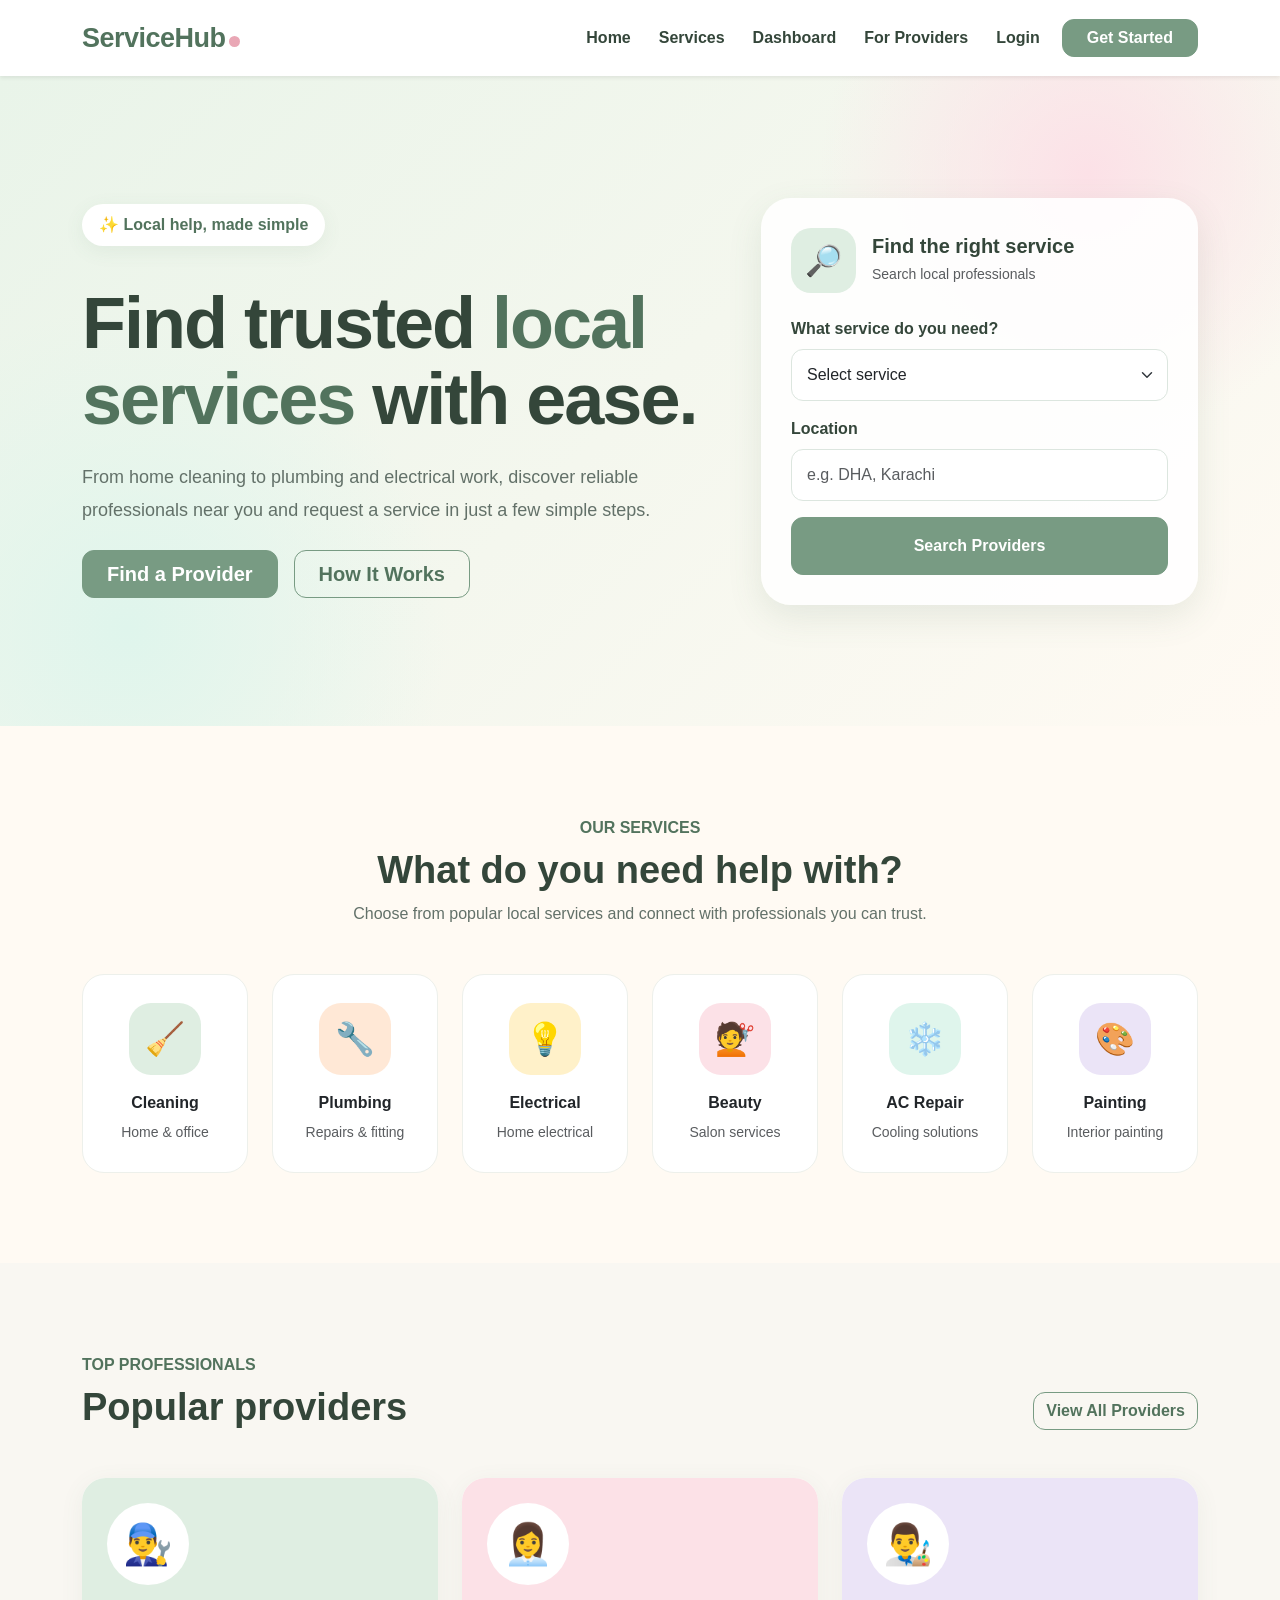
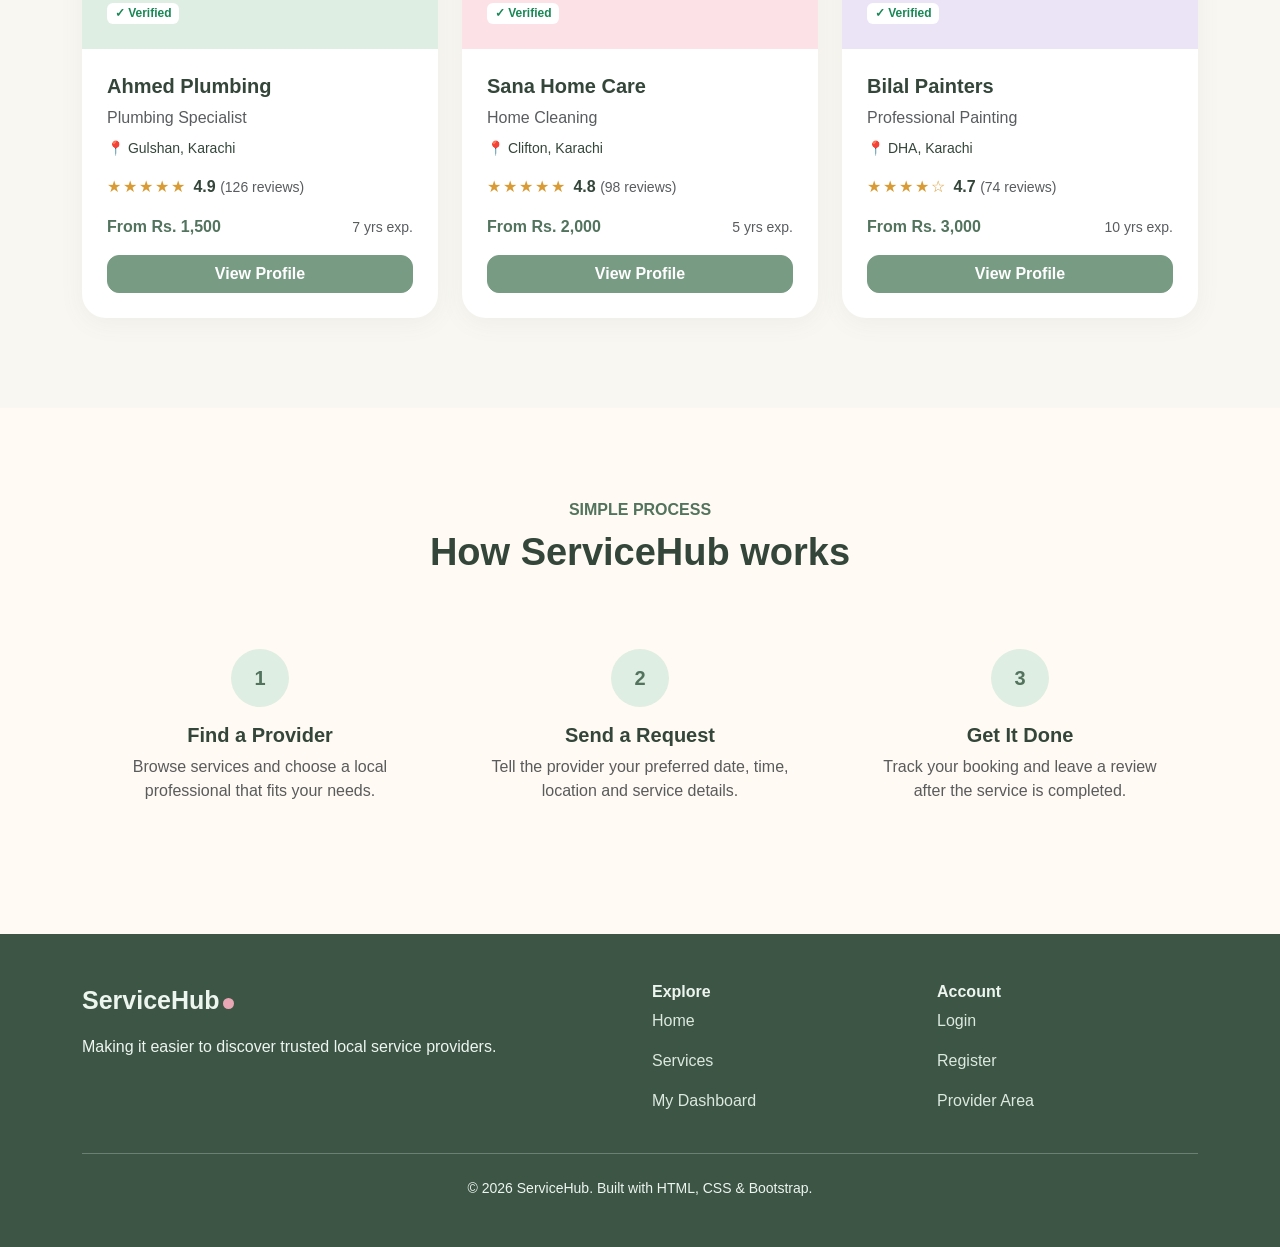
<file: index.html>
<!DOCTYPE html>
<html lang="en">
 <head>
    <meta charset="utf-8">
    <meta name="viewport" content="width=device-width, initial-scale=1">
    <title>ServiceHub | Local Services</title>
    <link href="https://cdn.jsdelivr.net/npm/bootstrap@5.3.8/dist/css/bootstrap.min.css" rel="stylesheet" integrity="sha384-sRIl4kxILFvY47J16cr9ZwB07vP4J8+LH7qKQnuqkuIAvNWLzeN8tE5YBujZqJLB" crossorigin="anonymous">

    <link rel="stylesheet" href="style.css">
  </head>

<body>

<nav class="navbar navbar-expand-lg sticky-top shadow-sm">

    <div class="container">

        <a class="navbar-brand" href="index.html">
            ServiceHub<span class="logo-dot"></span>
        </a>

        <button class="navbar-toggler"
                type="button"
                data-bs-toggle="collapse"
                data-bs-target="#navbarMenu">

            <span class="navbar-toggler-icon"></span>

        </button>

        <div class="collapse navbar-collapse" id="navbarMenu">

            <ul class="navbar-nav ms-auto align-items-lg-center">

                <li class="nav-item">
                    <a class="nav-link" href="index.html">
                        Home
                    </a>
                </li>

                <li class="nav-item">
                    <a class="nav-link" href="providers.html">
                        Services
                    </a>
                </li>

                <li class="nav-item">
                    <a class="nav-link" href="customer-dashboard.html">
                        Dashboard
                    </a>
                </li>

                <li class="nav-item">
                    <a class="nav-link" href="provider-dashboard.html">
                        For Providers
                    </a>
                </li>

                <li class="nav-item">
                    <a class="nav-link" href="login.html">
                        Login
                    </a>
                </li>

                <li class="nav-item ms-lg-2 mt-2 mt-lg-0">

                    <a href="register.html"
                       class="btn btn-primary px-4">

                        Get Started

                    </a>

                </li>

            </ul>

        </div>

    </div>

</nav>


<section class="hero">

    <div class="container">

        <div class="row align-items-center g-5">

            <div class="col-lg-7">

                <span class="hero-badge mb-4">
                    ✨ Local help, made simple
                </span>

                <h1 class="mt-3 mb-4">
                    Find trusted
                    <span>local services</span>
                    with ease.
                </h1>

                <p class="hero-text mb-4">

                    From home cleaning to plumbing and electrical
                    work, discover reliable professionals near you
                    and request a service in just a few simple steps.

                </p>

                <div class="hero-buttons d-flex flex-wrap gap-3">

                    <a href="providers.html"
                       class="btn btn-primary btn-lg px-4">

                        Find a Provider

                    </a>

                    <a href="#how-it-works"
                       class="btn btn-outline-primary btn-lg px-4">

                        How It Works

                    </a>

                </div>

            </div>


            <div class="col-lg-5">

                <div class="hero-card">

                    <div class="d-flex align-items-center gap-3 mb-4">

                        <div class="hero-card-icon">
                            🔎
                        </div>

                        <div>

                            <h5 class="fw-bold mb-1">
                                Find the right service
                            </h5>

                            <small class="text-muted">
                                Search local professionals
                            </small>

                        </div>

                    </div>


                    <form action="providers.html">

                        <div class="mb-3">

                            <label class="form-label">
                                What service do you need?
                            </label>

                            <select class="form-select" required>

                                <option value="">
                                    Select service
                                </option>

                                <option>Home Cleaning</option>
                                <option>Plumbing</option>
                                <option>Electrical</option>
                                <option>Beauty & Salon</option>
                                <option>AC Repair</option>
                                <option>Painting</option>

                            </select>

                        </div>


                        <div class="mb-3">

                            <label class="form-label">
                                Location
                            </label>

                            <input type="text"
                                   class="form-control"
                                   placeholder="e.g. DHA, Karachi"
                                   required>

                        </div>


                        <button class="btn btn-primary w-100 py-3">
                            Search Providers
                        </button>

                    </form>

                </div>

            </div>

        </div>

    </div>

</section>


<section class="section-padding">

    <div class="container">

        <div class="text-center mb-5">

            <span class="text-sage fw-bold">
                OUR SERVICES
            </span>

            <h2 class="section-title mt-2">
                What do you need help with?
            </h2>

            <p class="section-subtitle">
                Choose from popular local services and connect
                with professionals you can trust.
            </p>

        </div>


        <div class="row g-4">


            <div class="col-6 col-md-4 col-lg-2">

                <a href="providers.html">

                    <div class="service-card text-center">

                        <div class="service-icon icon-green">
                            🧹
                        </div>

                        <h6 class="fw-bold text-dark">
                            Cleaning
                        </h6>

                        <small class="text-muted">
                            Home & office
                        </small>

                    </div>

                </a>

            </div>


            <div class="col-6 col-md-4 col-lg-2">

                <a href="providers.html">

                    <div class="service-card text-center">

                        <div class="service-icon icon-peach">
                            🔧
                        </div>

                        <h6 class="fw-bold text-dark">
                            Plumbing
                        </h6>

                        <small class="text-muted">
                            Repairs & fitting
                        </small>

                    </div>

                </a>

            </div>


            <div class="col-6 col-md-4 col-lg-2">

                <a href="providers.html">

                    <div class="service-card text-center">

                        <div class="service-icon icon-yellow">
                            💡
                        </div>

                        <h6 class="fw-bold text-dark">
                            Electrical
                        </h6>

                        <small class="text-muted">
                            Home electrical
                        </small>

                    </div>

                </a>

            </div>


            <div class="col-6 col-md-4 col-lg-2">

                <a href="providers.html">

                    <div class="service-card text-center">

                        <div class="service-icon icon-pink">
                            💇
                        </div>

                        <h6 class="fw-bold text-dark">
                            Beauty
                        </h6>

                        <small class="text-muted">
                            Salon services
                        </small>

                    </div>

                </a>

            </div>


            <div class="col-6 col-md-4 col-lg-2">

                <a href="providers.html">

                    <div class="service-card text-center">

                        <div class="service-icon icon-mint">
                            ❄️
                        </div>

                        <h6 class="fw-bold text-dark">
                            AC Repair
                        </h6>

                        <small class="text-muted">
                            Cooling solutions
                        </small>

                    </div>

                </a>

            </div>


            <div class="col-6 col-md-4 col-lg-2">

                <a href="providers.html">

                    <div class="service-card text-center">

                        <div class="service-icon icon-purple">
                            🎨
                        </div>

                        <h6 class="fw-bold text-dark">
                            Painting
                        </h6>

                        <small class="text-muted">
                            Interior painting
                        </small>

                    </div>

                </a>

            </div>


        </div>

    </div>

</section>


<section class="section-padding bg-soft">

    <div class="container">

        <div class="d-flex justify-content-between
                    align-items-end flex-wrap gap-3 mb-5">

            <div>

                <span class="text-sage fw-bold">
                    TOP PROFESSIONALS
                </span>

                <h2 class="section-title mt-2 mb-0">
                    Popular providers
                </h2>

            </div>

            <a href="providers.html"
               class="btn btn-outline-primary">

                View All Providers

            </a>

        </div>


        <div class="row g-4">


            <div class="col-md-6 col-lg-4">

                <div class="provider-card">

                    <div class="provider-top provider-green">

                        <div class="provider-avatar">
                            👨‍🔧
                        </div>

                        <span class="badge bg-white text-success">
                            ✓ Verified
                        </span>

                    </div>

                    <div class="provider-body">

                        <h5 class="fw-bold">
                            Ahmed Plumbing
                        </h5>

                        <p class="text-muted mb-2">
                            Plumbing Specialist
                        </p>

                        <p class="small">
                            📍 Gulshan, Karachi
                        </p>

                        <div class="mb-3">

                            <span class="rating">
                                ★★★★★
                            </span>

                            <strong>4.9</strong>

                            <small class="text-muted">
                                (126 reviews)
                            </small>

                        </div>

                        <div class="d-flex justify-content-between
                                    align-items-center mb-3">

                            <span class="price">
                                From Rs. 1,500
                            </span>

                            <small class="text-muted">
                                7 yrs exp.
                            </small>

                        </div>

                        <a href="provider-details.html"
                           class="btn btn-primary w-100">

                            View Profile

                        </a>

                    </div>

                </div>

            </div>


            <div class="col-md-6 col-lg-4">

                <div class="provider-card">

                    <div class="provider-top provider-pink">

                        <div class="provider-avatar">
                            👩‍💼
                        </div>

                        <span class="badge bg-white text-success">
                            ✓ Verified
                        </span>

                    </div>

                    <div class="provider-body">

                        <h5 class="fw-bold">
                            Sana Home Care
                        </h5>

                        <p class="text-muted mb-2">
                            Home Cleaning
                        </p>

                        <p class="small">
                            📍 Clifton, Karachi
                        </p>

                        <div class="mb-3">

                            <span class="rating">
                                ★★★★★
                            </span>

                            <strong>4.8</strong>

                            <small class="text-muted">
                                (98 reviews)
                            </small>

                        </div>

                        <div class="d-flex justify-content-between
                                    align-items-center mb-3">

                            <span class="price">
                                From Rs. 2,000
                            </span>

                            <small class="text-muted">
                                5 yrs exp.
                            </small>

                        </div>

                        <a href="provider-details.html"
                           class="btn btn-primary w-100">

                            View Profile

                        </a>

                    </div>

                </div>

            </div>


            <div class="col-md-6 col-lg-4">

                <div class="provider-card">

                    <div class="provider-top provider-purple">

                        <div class="provider-avatar">
                            👨‍🎨
                        </div>

                        <span class="badge bg-white text-success">
                            ✓ Verified
                        </span>

                    </div>

                    <div class="provider-body">

                        <h5 class="fw-bold">
                            Bilal Painters
                        </h5>

                        <p class="text-muted mb-2">
                            Professional Painting
                        </p>

                        <p class="small">
                            📍 DHA, Karachi
                        </p>

                        <div class="mb-3">

                            <span class="rating">
                                ★★★★☆
                            </span>

                            <strong>4.7</strong>

                            <small class="text-muted">
                                (74 reviews)
                            </small>

                        </div>

                        <div class="d-flex justify-content-between
                                    align-items-center mb-3">

                            <span class="price">
                                From Rs. 3,000
                            </span>

                            <small class="text-muted">
                                10 yrs exp.
                            </small>

                        </div>

                        <a href="provider-details.html"
                           class="btn btn-primary w-100">

                            View Profile

                        </a>

                    </div>

                </div>

            </div>


        </div>

    </div>

</section>

<section class="section-padding" id="how-it-works">

    <div class="container">

        <div class="text-center mb-5">

            <span class="text-sage fw-bold">
                SIMPLE PROCESS
            </span>

            <h2 class="section-title mt-2">
                How ServiceHub works
            </h2>

        </div>


        <div class="row g-4">


            <div class="col-md-4">

                <div class="step-card">

                    <div class="step-number mb-3">
                        1
                    </div>

                    <h5 class="fw-bold">
                        Find a Provider
                    </h5>

                    <p class="text-muted">
                        Browse services and choose a local
                        professional that fits your needs.
                    </p>

                </div>

            </div>


            <div class="col-md-4">

                <div class="step-card">

                    <div class="step-number mb-3">
                        2
                    </div>

                    <h5 class="fw-bold">
                        Send a Request
                    </h5>

                    <p class="text-muted">
                        Tell the provider your preferred date,
                        time, location and service details.
                    </p>

                </div>

            </div>


            <div class="col-md-4">

                <div class="step-card">

                    <div class="step-number mb-3">
                        3
                    </div>

                    <h5 class="fw-bold">
                        Get It Done
                    </h5>

                    <p class="text-muted">
                        Track your booking and leave a review
                        after the service is completed.
                    </p>

                </div>

            </div>


        </div>

    </div>

</section>


<footer class="py-5">

    <div class="container">

        <div class="row g-4">

            <div class="col-md-6">

                <div class="footer-brand">
                    ServiceHub<span class="logo-dot"></span>
                </div>

                <p class="mt-3 mb-0">
                    Making it easier to discover trusted
                    local service providers.
                </p>

            </div>


            <div class="col-6 col-md-3">

                <h6 class="fw-bold">
                    Explore
                </h6>

                <p>
                    <a href="index.html">Home</a>
                </p>

                <p>
                    <a href="providers.html">Services</a>
                </p>

                <p>
                    <a href="customer-dashboard.html">
                        My Dashboard
                    </a>
                </p>

            </div>


            <div class="col-6 col-md-3">

                <h6 class="fw-bold">
                    Account
                </h6>

                <p>
                    <a href="login.html">
                        Login
                    </a>
                </p>

                <p>
                    <a href="register.html">
                        Register
                    </a>
                </p>

                <p>
                    <a href="provider-dashboard.html">
                        Provider Area
                    </a>
                </p>

            </div>

        </div>

        <hr class="border-light opacity-25 my-4">

        <p class="text-center mb-0 small">
            © 2026 ServiceHub. Built with HTML, CSS & Bootstrap.
        </p>

    </div>

</footer>

    
<script src="https://cdn.jsdelivr.net/npm/bootstrap@5.3.8/dist/js/bootstrap.bundle.min.js" integrity="sha384-FKyoEForCGlyvwx9Hj09JcYn3nv7wiPVlz7YYwJrWVcXK/BmnVDxM+D2scQbITxI" crossorigin="anonymous"></script>

</body>
</html>
</file>
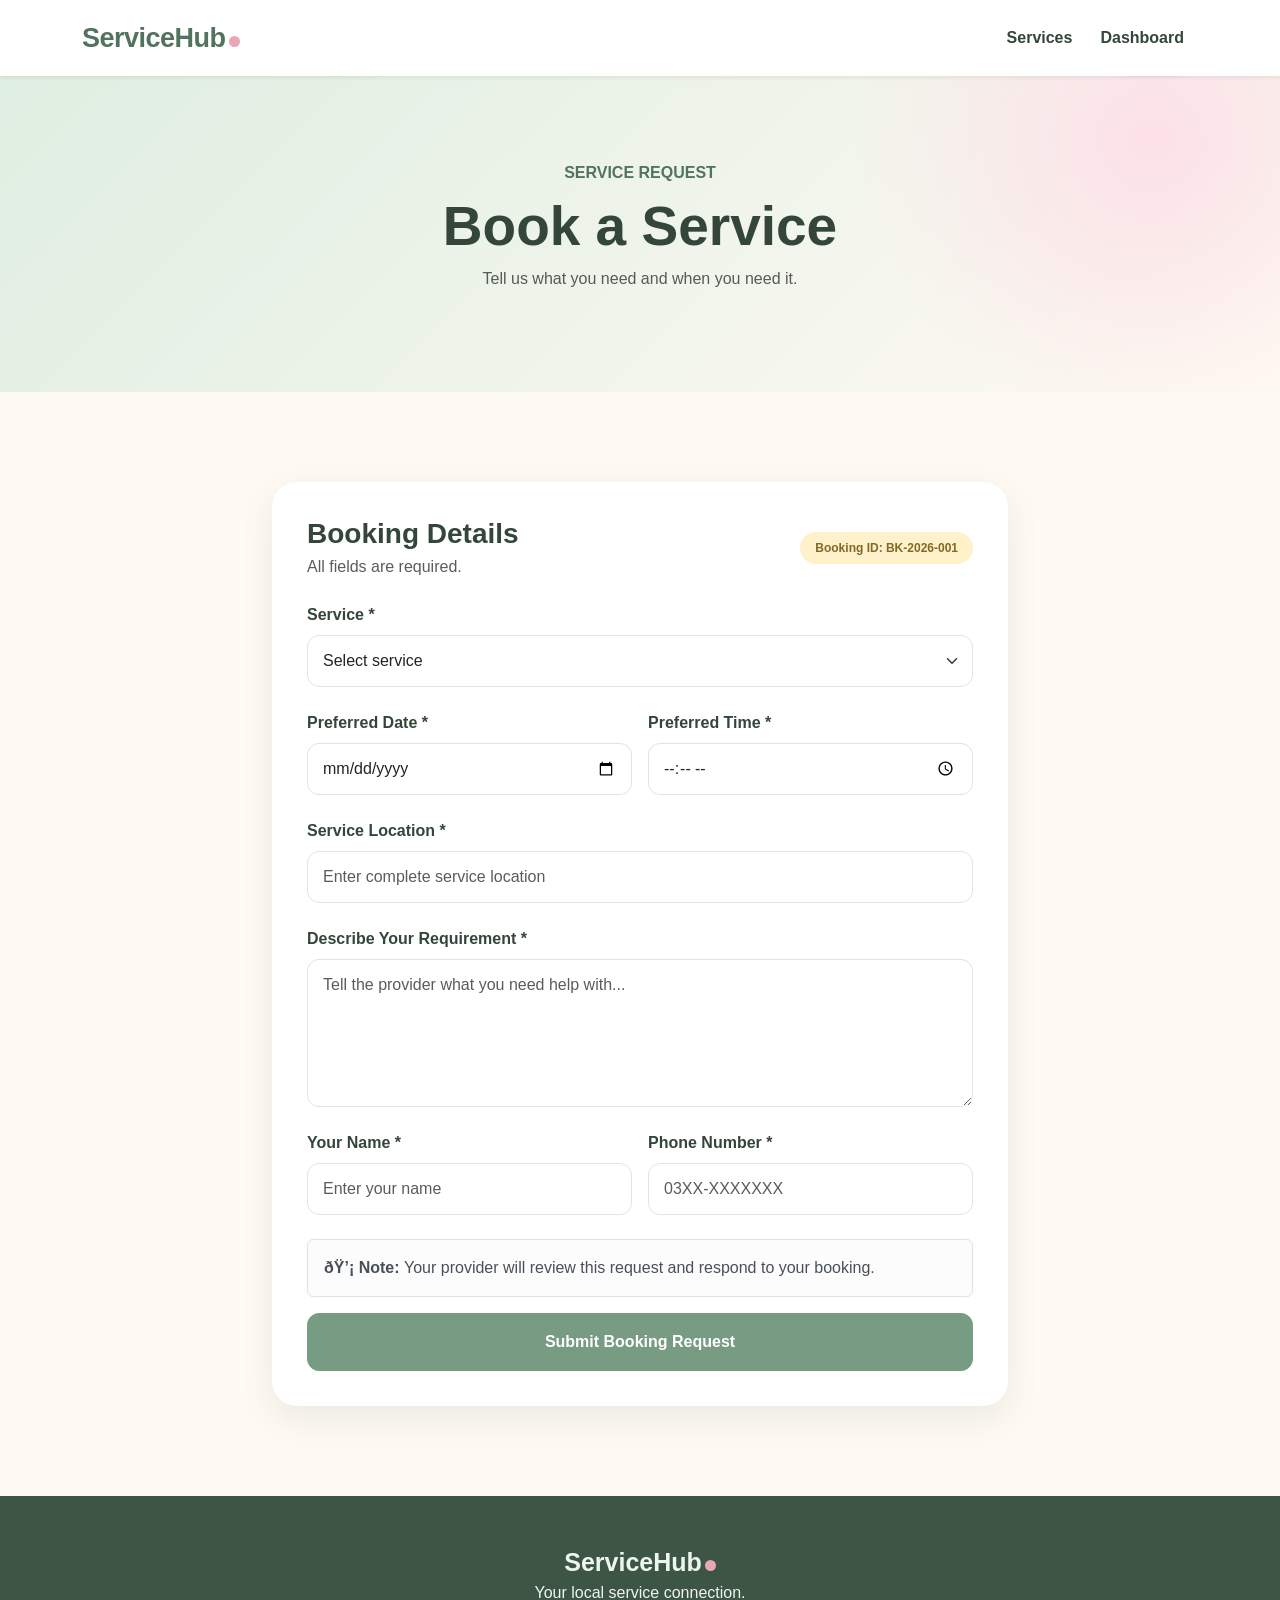
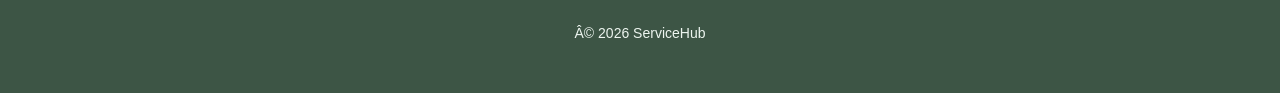
<file: booking.html>
<!DOCTYPE html>
<html lang="en">

<head>

    <meta name="viewport" content="width=device-width, initial-scale=1">
    <title>ServiceHub | Local Services</title>
    <link href="https://cdn.jsdelivr.net/npm/bootstrap@5.3.8/dist/css/bootstrap.min.css" rel="stylesheet" integrity="sha384-sRIl4kxILFvY47J16cr9ZwB07vP4J8+LH7qKQnuqkuIAvNWLzeN8tE5YBujZqJLB" crossorigin="anonymous">

    <link rel="stylesheet" href="style.css">

</head>

<body>


<nav class="navbar navbar-expand-lg shadow-sm">

    <div class="container">

        <a class="navbar-brand" href="index.html">
            ServiceHub<span class="logo-dot"></span>
        </a>

        <div class="navbar-nav ms-auto">

            <a class="nav-link" href="providers.html">
                Services
            </a>

            <a class="nav-link" href="customer-dashboard.html">
                Dashboard
            </a>

        </div>

    </div>

</nav>


<section class="page-header">

    <div class="container text-center">

        <span class="text-sage fw-bold">
            SERVICE REQUEST
        </span>

        <h1 class="mt-2">
            Book a Service
        </h1>

        <p class="text-muted">
            Tell us what you need and when you need it.
        </p>

    </div>

</section>


<section class="section-padding">

    <div class="container">

        <div class="row justify-content-center">

            <div class="col-lg-8">

                <div class="form-box">

                    <div class="d-flex justify-content-between
                                align-items-center mb-4 flex-wrap gap-2">

                        <div>

                            <h3 class="fw-bold mb-1">
                                Booking Details
                            </h3>

                            <p class="text-muted mb-0">
                                All fields are required.
                            </p>

                        </div>

                        <span class="badge rounded-pill"
                              style="background-color:#fff1c9;color:#806a29;padding:10px 15px;">

                            Booking ID: BK-2026-001

                        </span>

                    </div>


                    <form action="customer-dashboard.html">


                        <div class="mb-4">

                            <label class="form-label">
                                Service *
                            </label>

                            <select class="form-select"
                                    required>

                                <option value="">
                                    Select service
                                </option>

                                <option>
                                    Plumbing
                                </option>

                                <option>
                                    Home Cleaning
                                </option>

                                <option>
                                    Electrical
                                </option>

                                <option>
                                    Beauty & Salon
                                </option>

                                <option>
                                    AC Repair
                                </option>

                                <option>
                                    Painting
                                </option>

                            </select>

                        </div>


                        <!-- DATE + TIME -->

                        <div class="row g-3 mb-4">

                            <div class="col-md-6">

                                <label class="form-label">
                                    Preferred Date *
                                </label>

                                <input type="date"
                                       class="form-control"
                                       required>

                            </div>


                            <div class="col-md-6">

                                <label class="form-label">
                                    Preferred Time *
                                </label>

                                <input type="time"
                                       class="form-control"
                                       required>

                            </div>

                        </div>


                        <div class="mb-4">

                            <label class="form-label">
                                Service Location *
                            </label>

                            <input type="text"
                                   class="form-control"
                                   placeholder="Enter complete service location"
                                   required>

                        </div>


                        <div class="mb-4">

                            <label class="form-label">
                                Describe Your Requirement *
                            </label>

                            <textarea class="form-control"
                                      rows="5"
                                      placeholder="Tell the provider what you need help with..."
                                      required></textarea>

                        </div>


                        <div class="row g-3 mb-4">

                            <div class="col-md-6">

                                <label class="form-label">
                                    Your Name *
                                </label>

                                <input type="text"
                                       class="form-control"
                                       placeholder="Enter your name"
                                       required>

                            </div>


                            <div class="col-md-6">

                                <label class="form-label">
                                    Phone Number *
                                </label>

                                <input type="tel"
                                       class="form-control"
                                       placeholder="03XX-XXXXXXX"
                                       required>

                            </div>

                        </div>


                        <div class="alert alert-light border">

                            <strong>
                                💡 Note:
                            </strong>

                            Your provider will review this request
                            and respond to your booking.

                        </div>


                        <button type="submit"
                                class="btn btn-primary w-100 py-3">

                            Submit Booking Request

                        </button>


                    </form>

                </div>

            </div>

        </div>

    </div>

</section>


<footer class="py-5">

    <div class="container text-center">

        <div class="footer-brand">
            ServiceHub<span class="logo-dot"></span>
        </div>

        <p>
            Your local service connection.
        </p>

        <small>
            © 2026 ServiceHub
        </small>

    </div>

</footer>

    
<script src="https://cdn.jsdelivr.net/npm/bootstrap@5.3.8/dist/js/bootstrap.bundle.min.js" integrity="sha384-FKyoEForCGlyvwx9Hj09JcYn3nv7wiPVlz7YYwJrWVcXK/BmnVDxM+D2scQbITxI" crossorigin="anonymous"></script>

</body>
</html>
</file>
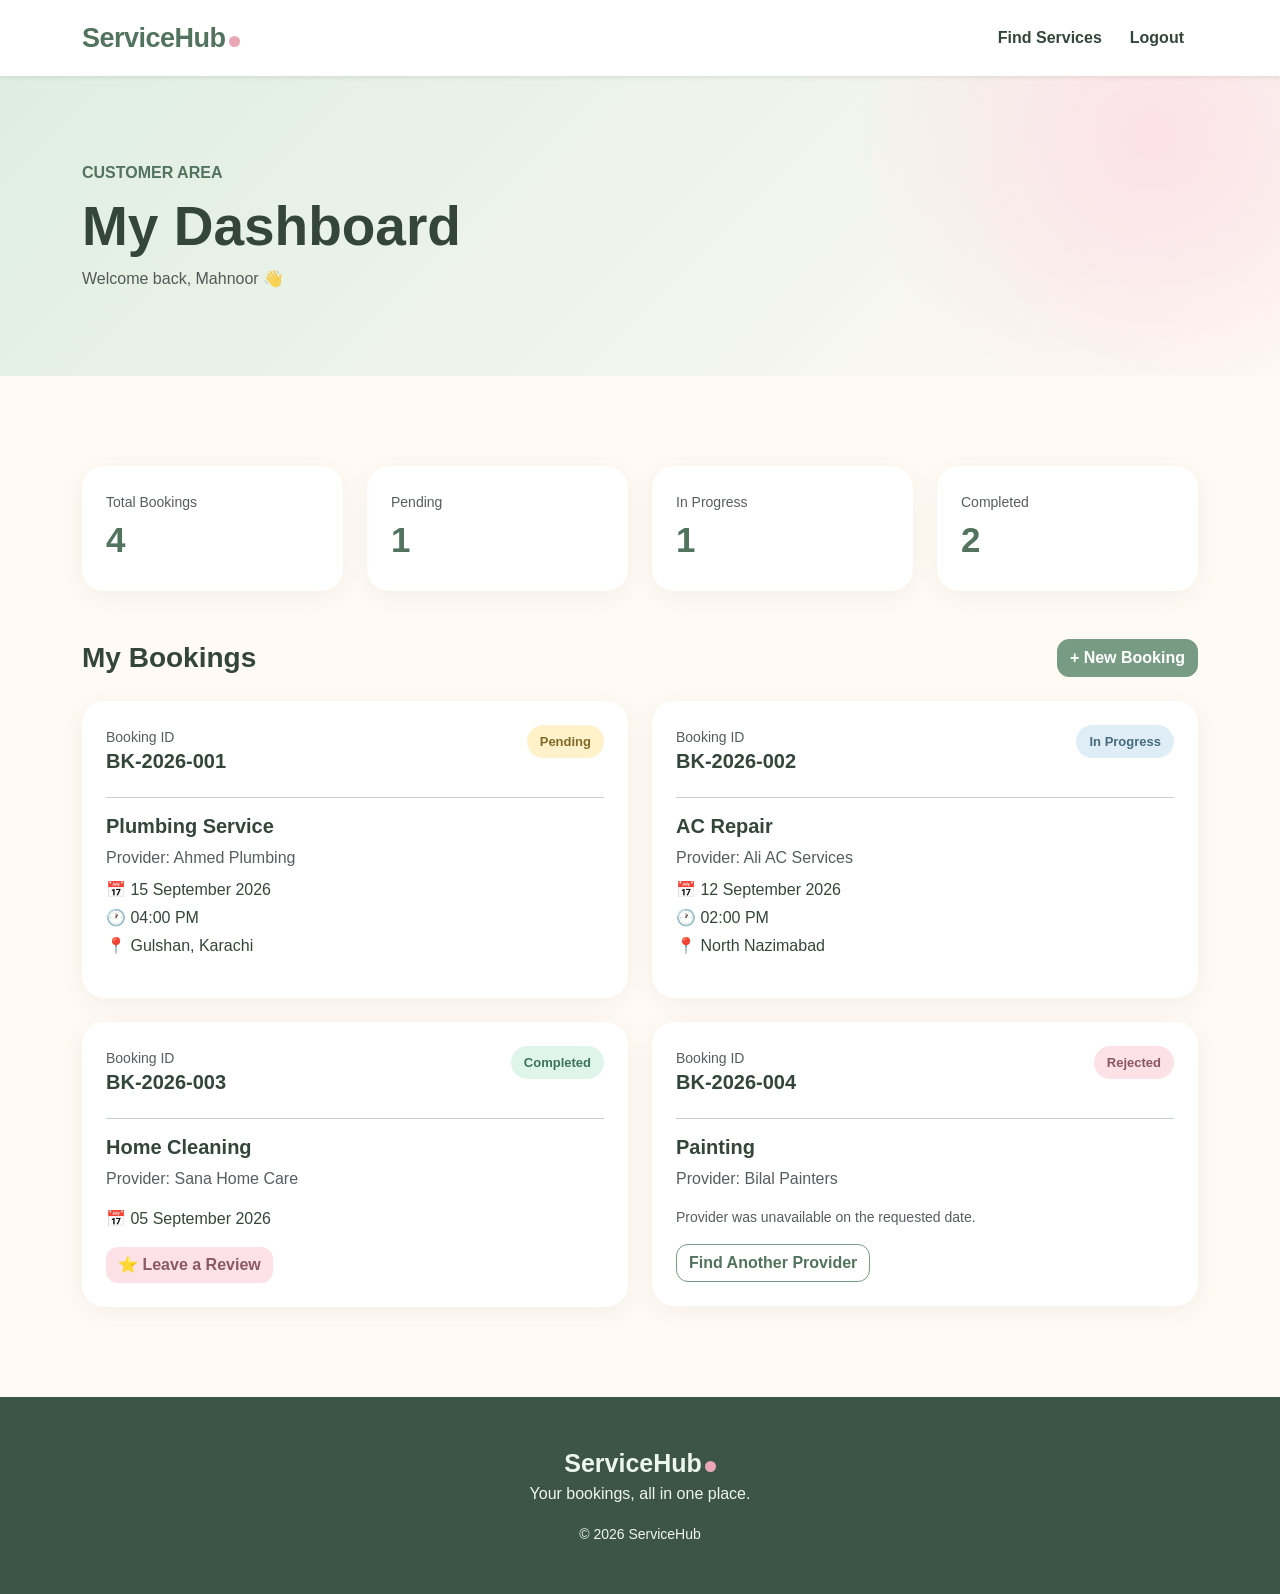
<file: customer-dashboard.html>
<!DOCTYPE html>
<html lang="en">

<head>

    <meta charset="utf-8">
    <meta name="viewport" content="width=device-width, initial-scale=1">
    <title>ServiceHub | Local Services<</title>
    <link href="https://cdn.jsdelivr.net/npm/bootstrap@5.3.8/dist/css/bootstrap.min.css" rel="stylesheet" integrity="sha384-sRIl4kxILFvY47J16cr9ZwB07vP4J8+LH7qKQnuqkuIAvNWLzeN8tE5YBujZqJLB" crossorigin="anonymous">

    <link rel="stylesheet" href="style.css">

</head>

<body>


<nav class="navbar navbar-expand-lg sticky-top shadow-sm">

    <div class="container">

        <a class="navbar-brand" href="index.html">
            ServiceHub<span class="logo-dot"></span>
        </a>

        <div class="navbar-nav ms-auto">

            <a class="nav-link" href="providers.html">
                Find Services
            </a>

            <a class="nav-link" href="index.html">
                Logout
            </a>

        </div>

    </div>

</nav>


<section class="page-header">

    <div class="container">

        <span class="text-sage fw-bold">
            CUSTOMER AREA
        </span>

        <h1 class="mt-2">
            My Dashboard
        </h1>

        <p class="text-muted mb-0">
            Welcome back, Mahnoor 👋
        </p>

    </div>

</section>


<section class="section-padding">

    <div class="container">


        <div class="row g-4 mb-5">


            <div class="col-6 col-lg-3">

                <div class="dashboard-card p-4">

                    <small class="text-muted">
                        Total Bookings
                    </small>

                    <div class="dashboard-number">
                        4
                    </div>

                </div>

            </div>


            <div class="col-6 col-lg-3">

                <div class="dashboard-card p-4">

                    <small class="text-muted">
                        Pending
                    </small>

                    <div class="dashboard-number">
                        1
                    </div>

                </div>

            </div>


            <div class="col-6 col-lg-3">

                <div class="dashboard-card p-4">

                    <small class="text-muted">
                        In Progress
                    </small>

                    <div class="dashboard-number">
                        1
                    </div>

                </div>

            </div>


            <div class="col-6 col-lg-3">

                <div class="dashboard-card p-4">

                    <small class="text-muted">
                        Completed
                    </small>

                    <div class="dashboard-number">
                        2
                    </div>

                </div>

            </div>


        </div>


        <div class="d-flex justify-content-between
                    align-items-center flex-wrap gap-3 mb-4">

            <h3 class="fw-bold mb-0">
                My Bookings
            </h3>

            <a href="providers.html"
               class="btn btn-primary">

                + New Booking

            </a>

        </div>


        <div class="row g-4">


            <div class="col-lg-6">

                <div class="dashboard-card p-4">

                    <div class="d-flex justify-content-between
                                align-items-start gap-3">

                        <div>

                            <small class="text-muted">
                                Booking ID
                            </small>

                            <h5 class="fw-bold">
                                BK-2026-001
                            </h5>

                        </div>

                        <span class="status status-pending">
                            Pending
                        </span>

                    </div>

                    <hr>

                    <h5 class="fw-bold">
                        Plumbing Service
                    </h5>

                    <p class="text-muted mb-2">
                        Provider: Ahmed Plumbing
                    </p>

                    <p class="mb-1">
                        📅 15 September 2026
                    </p>

                    <p class="mb-1">
                        🕐 04:00 PM
                    </p>

                    <p>
                        📍 Gulshan, Karachi
                    </p>

                </div>

            </div>


            <div class="col-lg-6">

                <div class="dashboard-card p-4">

                    <div class="d-flex justify-content-between
                                align-items-start gap-3">

                        <div>

                            <small class="text-muted">
                                Booking ID
                            </small>

                            <h5 class="fw-bold">
                                BK-2026-002
                            </h5>

                        </div>

                        <span class="status status-progress">
                            In Progress
                        </span>

                    </div>

                    <hr>

                    <h5 class="fw-bold">
                        AC Repair
                    </h5>

                    <p class="text-muted mb-2">
                        Provider: Ali AC Services
                    </p>

                    <p class="mb-1">
                        📅 12 September 2026
                    </p>

                    <p class="mb-1">
                        🕐 02:00 PM
                    </p>

                    <p>
                        📍 North Nazimabad
                    </p>

                </div>

            </div>


            <div class="col-lg-6">

                <div class="dashboard-card p-4">

                    <div class="d-flex justify-content-between
                                align-items-start gap-3">

                        <div>

                            <small class="text-muted">
                                Booking ID
                            </small>

                            <h5 class="fw-bold">
                                BK-2026-003
                            </h5>

                        </div>

                        <span class="status status-completed">
                            Completed
                        </span>

                    </div>

                    <hr>

                    <h5 class="fw-bold">
                        Home Cleaning
                    </h5>

                    <p class="text-muted">
                        Provider: Sana Home Care
                    </p>

                    <p>
                        📅 05 September 2026
                    </p>

                    <a href="review.html"
                       class="btn btn-soft-pink">

                        ⭐ Leave a Review

                    </a>

                </div>

            </div>


            <div class="col-lg-6">

                <div class="dashboard-card p-4">

                    <div class="d-flex justify-content-between
                                align-items-start gap-3">

                        <div>

                            <small class="text-muted">
                                Booking ID
                            </small>

                            <h5 class="fw-bold">
                                BK-2026-004
                            </h5>

                        </div>

                        <span class="status status-rejected">
                            Rejected
                        </span>

                    </div>

                    <hr>

                    <h5 class="fw-bold">
                        Painting
                    </h5>

                    <p class="text-muted">
                        Provider: Bilal Painters
                    </p>

                    <p class="text-muted small">
                        Provider was unavailable on the requested date.
                    </p>

                    <a href="providers.html"
                       class="btn btn-outline-primary">

                        Find Another Provider

                    </a>

                </div>

            </div>


        </div>

    </div>

</section>


<footer class="py-5">

    <div class="container text-center">

        <div class="footer-brand">
            ServiceHub<span class="logo-dot"></span>
        </div>

        <p>
            Your bookings, all in one place.
        </p>

        <small>
            © 2026 ServiceHub
        </small>

    </div>

</footer>


    
<script src="https://cdn.jsdelivr.net/npm/bootstrap@5.3.8/dist/js/bootstrap.bundle.min.js" integrity="sha384-FKyoEForCGlyvwx9Hj09JcYn3nv7wiPVlz7YYwJrWVcXK/BmnVDxM+D2scQbITxI" crossorigin="anonymous"></script>
</body>
</html>
</file>
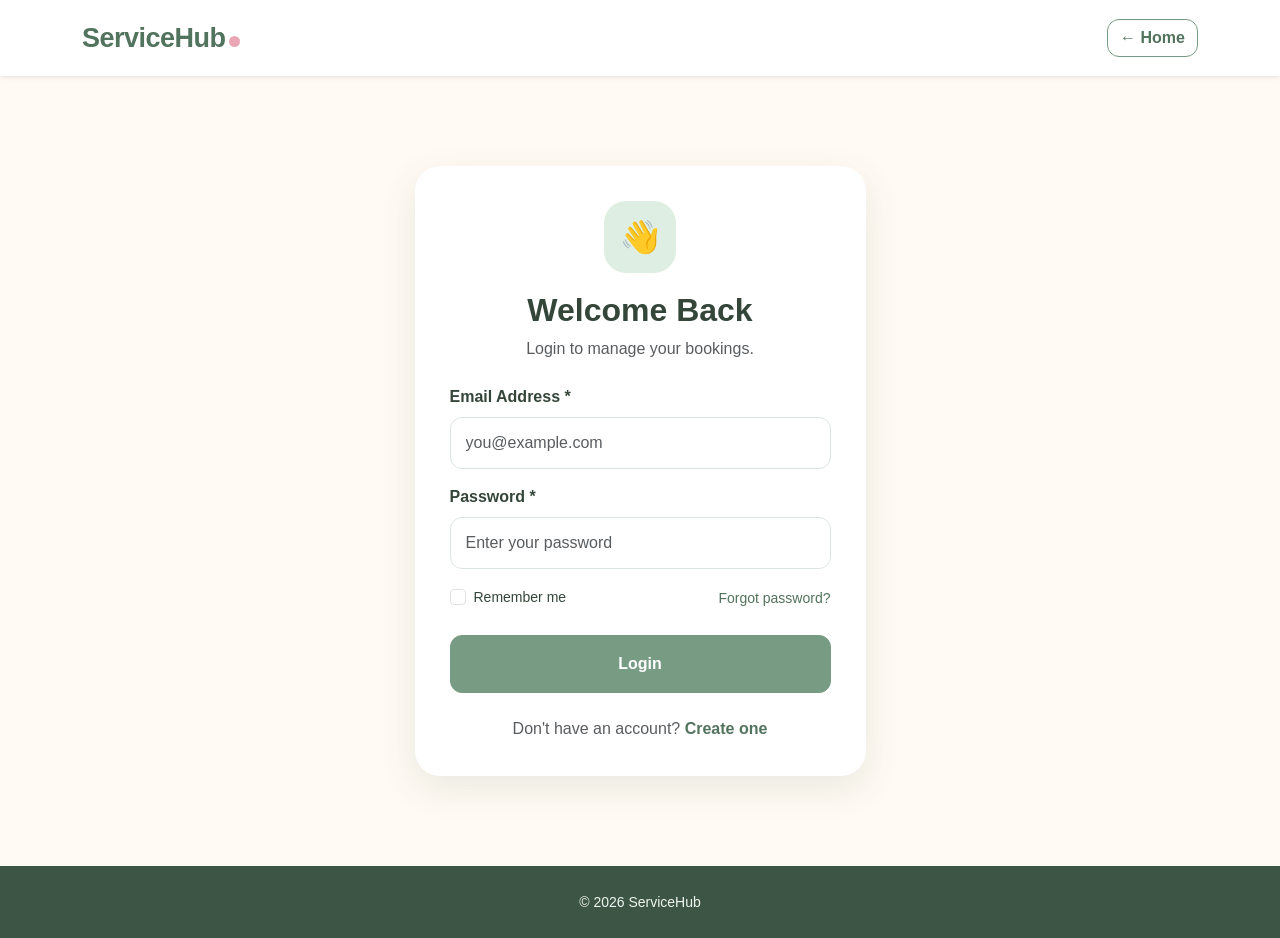
<file: login.html>
<!DOCTYPE html>
<html lang="en">

<head>

    
    <meta charset="utf-8">
    <meta name="viewport" content="width=device-width, initial-scale=1">
    <title>ServiceHub | Local Services</title>
    <link href="https://cdn.jsdelivr.net/npm/bootstrap@5.3.8/dist/css/bootstrap.min.css" rel="stylesheet" integrity="sha384-sRIl4kxILFvY47J16cr9ZwB07vP4J8+LH7qKQnuqkuIAvNWLzeN8tE5YBujZqJLB" crossorigin="anonymous">

    <link rel="stylesheet" href="style.css">

</head>

<body>


<nav class="navbar shadow-sm">

    <div class="container">

        <a class="navbar-brand" href="index.html">
            ServiceHub<span class="logo-dot"></span>
        </a>

        <a href="index.html"
           class="btn btn-outline-primary">

            ← Home

        </a>

    </div>

</nav>


<section class="section-padding">

    <div class="container">

        <div class="row justify-content-center">

            <div class="col-md-7 col-lg-5">

                <div class="form-box">

                    <div class="text-center mb-4">

                        <div class="service-icon icon-green">
                            👋
                        </div>

                        <h2 class="fw-bold">
                            Welcome Back
                        </h2>

                        <p class="text-muted">
                            Login to manage your bookings.
                        </p>

                    </div>


                    <form action="customer-dashboard.html">


                        <div class="mb-3">

                            <label class="form-label">
                                Email Address *
                            </label>

                            <input type="email"
                                   class="form-control"
                                   placeholder="you@example.com"
                                   required>

                        </div>


                        <div class="mb-3">

                            <label class="form-label">
                                Password *
                            </label>

                            <input type="password"
                                   class="form-control"
                                   placeholder="Enter your password"
                                   minlength="6"
                                   required>

                        </div>


                        <div class="d-flex justify-content-between
                                    align-items-center mb-4">

                            <div class="form-check">

                                <input class="form-check-input"
                                       type="checkbox">

                                <label class="form-check-label small">
                                    Remember me
                                </label>

                            </div>

                            <a href="#"
                               class="small text-sage">
                                Forgot password?
                            </a>

                        </div>


                        <button type="submit"
                                class="btn btn-primary w-100 py-3">

                            Login

                        </button>


                    </form>


                    <p class="text-center text-muted mt-4 mb-0">

                        Don't have an account?

                        <a href="register.html"
                           class="text-sage fw-bold">

                            Create one

                        </a>

                    </p>

                </div>

            </div>

        </div>

    </div>

</section>


<footer class="py-4 text-center">

    <div class="container">

        <small>
            © 2026 ServiceHub
        </small>

    </div>

</footer>


    
<script src="https://cdn.jsdelivr.net/npm/bootstrap@5.3.8/dist/js/bootstrap.bundle.min.js" integrity="sha384-FKyoEForCGlyvwx9Hj09JcYn3nv7wiPVlz7YYwJrWVcXK/BmnVDxM+D2scQbITxI" crossorigin="anonymous"></script>

</body>
</html>
</file>
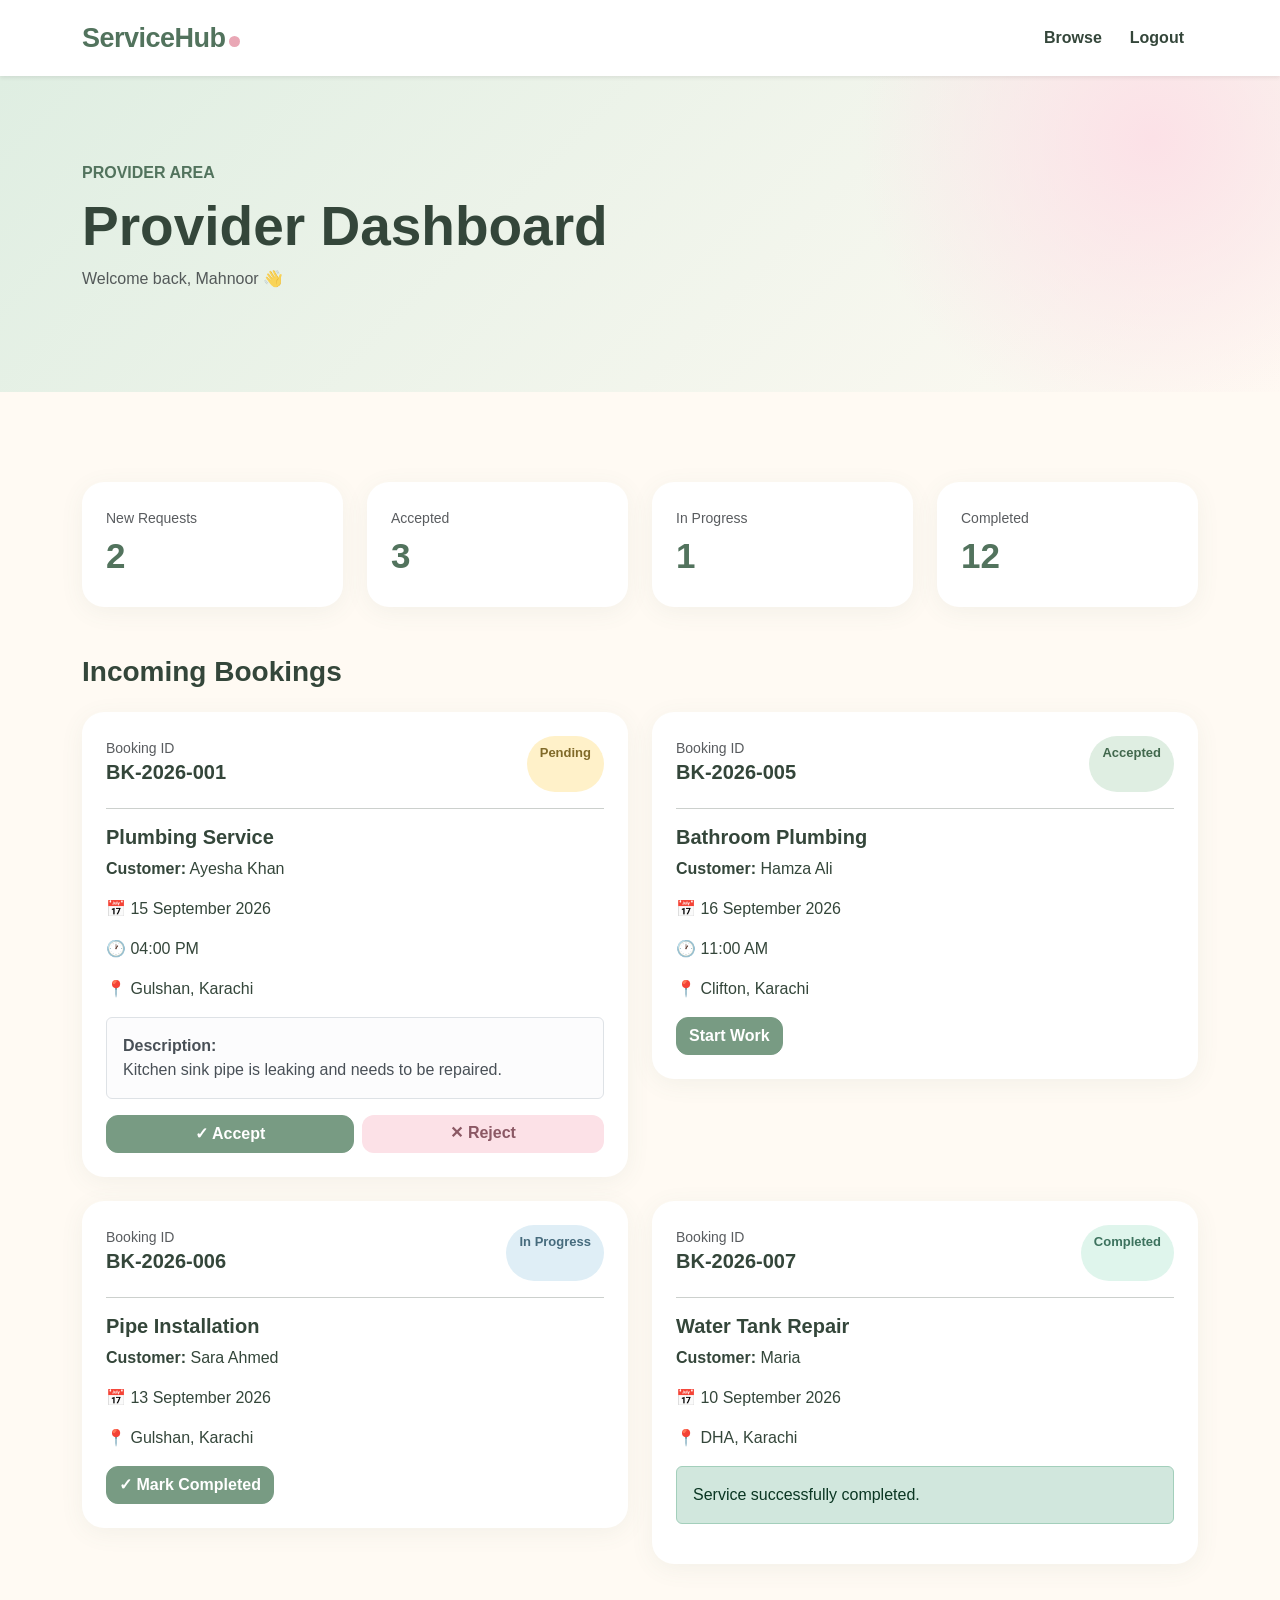
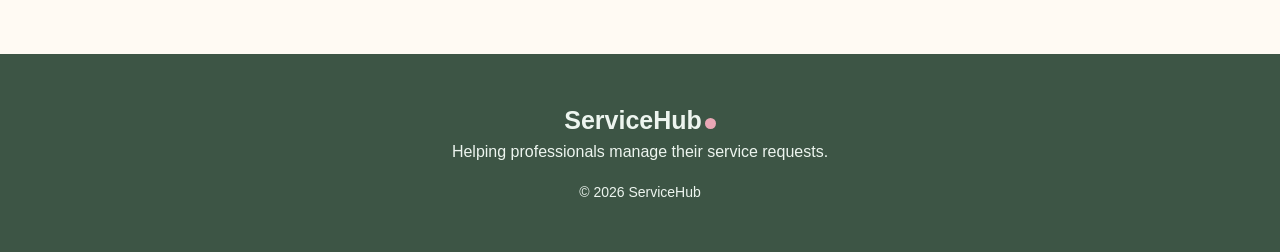
<file: provider-dashboard.html>
<!DOCTYPE html>
<html lang="en">

<head>

    <meta charset="utf-8">
    <meta name="viewport" content="width=device-width, initial-scale=1">
    <title>ServiceHub | Local Services<</title>
    <link href="https://cdn.jsdelivr.net/npm/bootstrap@5.3.8/dist/css/bootstrap.min.css" rel="stylesheet" integrity="sha384-sRIl4kxILFvY47J16cr9ZwB07vP4J8+LH7qKQnuqkuIAvNWLzeN8tE5YBujZqJLB" crossorigin="anonymous">

    <link rel="stylesheet" href="style.css">

</head>

<body>


<nav class="navbar navbar-expand-lg sticky-top shadow-sm">

    <div class="container">

        <a class="navbar-brand" href="index.html">
            ServiceHub<span class="logo-dot"></span>
        </a>

        <div class="navbar-nav ms-auto">

            <a class="nav-link" href="providers.html">
                Browse
            </a>

            <a class="nav-link" href="index.html">
                Logout
            </a>

        </div>

    </div>

</nav>


<section class="page-header">

    <div class="container">

        <span class="text-sage fw-bold">
            PROVIDER AREA
        </span>

        <h1 class="mt-2">
            Provider Dashboard
        </h1>

        <p class="text-muted">
            Welcome back, Mahnoor 👋
        </p>

    </div>

</section>


<section class="section-padding">

    <div class="container">


        <div class="row g-4 mb-5">


            <div class="col-6 col-lg-3">

                <div class="dashboard-card p-4">

                    <small class="text-muted">
                        New Requests
                    </small>

                    <div class="dashboard-number">
                        2
                    </div>

                </div>

            </div>


            <div class="col-6 col-lg-3">

                <div class="dashboard-card p-4">

                    <small class="text-muted">
                        Accepted
                    </small>

                    <div class="dashboard-number">
                        3
                    </div>

                </div>

            </div>


            <div class="col-6 col-lg-3">

                <div class="dashboard-card p-4">

                    <small class="text-muted">
                        In Progress
                    </small>

                    <div class="dashboard-number">
                        1
                    </div>

                </div>

            </div>


            <div class="col-6 col-lg-3">

                <div class="dashboard-card p-4">

                    <small class="text-muted">
                        Completed
                    </small>

                    <div class="dashboard-number">
                        12
                    </div>

                </div>

            </div>


        </div>


        <h3 class="fw-bold mb-4">
            Incoming Bookings
        </h3>


        <div class="row g-4">

            <div class="col-lg-6">

                <div class="dashboard-card p-4">

                    <div class="d-flex justify-content-between
                                gap-3 flex-wrap">

                        <div>

                            <small class="text-muted">
                                Booking ID
                            </small>

                            <h5 class="fw-bold">
                                BK-2026-001
                            </h5>

                        </div>

                        <span class="status status-pending">
                            Pending
                        </span>

                    </div>

                    <hr>

                    <h5 class="fw-bold">
                        Plumbing Service
                    </h5>

                    <p>
                        <strong>Customer:</strong>
                        Ayesha Khan
                    </p>

                    <p>
                        📅 15 September 2026
                    </p>

                    <p>
                        🕐 04:00 PM
                    </p>

                    <p>
                        📍 Gulshan, Karachi
                    </p>

                    <div class="alert alert-light border">

                        <strong>Description:</strong><br>

                        Kitchen sink pipe is leaking and
                        needs to be repaired.

                    </div>


                    <div class="d-flex gap-2">

                        <a href="#"
                           class="btn btn-primary flex-grow-1">

                            ✓ Accept

                        </a>

                        <a href="#"
                           class="btn btn-soft-pink flex-grow-1">

                            ✕ Reject

                        </a>

                    </div>

                </div>

            </div>


            <!-- ACCEPTED -->

            <div class="col-lg-6">

                <div class="dashboard-card p-4">

                    <div class="d-flex justify-content-between
                                gap-3 flex-wrap">

                        <div>

                            <small class="text-muted">
                                Booking ID
                            </small>

                            <h5 class="fw-bold">
                                BK-2026-005
                            </h5>

                        </div>

                        <span class="status status-accepted">
                            Accepted
                        </span>

                    </div>

                    <hr>

                    <h5 class="fw-bold">
                        Bathroom Plumbing
                    </h5>

                    <p>
                        <strong>Customer:</strong>
                        Hamza Ali
                    </p>

                    <p>
                        📅 16 September 2026
                    </p>

                    <p>
                        🕐 11:00 AM
                    </p>

                    <p>
                        📍 Clifton, Karachi
                    </p>

                    <a href="#"
                       class="btn btn-primary">

                        Start Work

                    </a>

                </div>

            </div>


            <!-- IN PROGRESS -->

            <div class="col-lg-6">

                <div class="dashboard-card p-4">

                    <div class="d-flex justify-content-between
                                gap-3 flex-wrap">

                        <div>

                            <small class="text-muted">
                                Booking ID
                            </small>

                            <h5 class="fw-bold">
                                BK-2026-006
                            </h5>

                        </div>

                        <span class="status status-progress">
                            In Progress
                        </span>

                    </div>

                    <hr>

                    <h5 class="fw-bold">
                        Pipe Installation
                    </h5>

                    <p>
                        <strong>Customer:</strong>
                        Sara Ahmed
                    </p>

                    <p>
                        📅 13 September 2026
                    </p>

                    <p>
                        📍 Gulshan, Karachi
                    </p>

                    <a href="#"
                       class="btn btn-primary">

                        ✓ Mark Completed

                    </a>

                </div>

            </div>


            <!-- COMPLETED -->

            <div class="col-lg-6">

                <div class="dashboard-card p-4">

                    <div class="d-flex justify-content-between
                                gap-3 flex-wrap">

                        <div>

                            <small class="text-muted">
                                Booking ID
                            </small>

                            <h5 class="fw-bold">
                                BK-2026-007
                            </h5>

                        </div>

                        <span class="status status-completed">
                            Completed
                        </span>

                    </div>

                    <hr>

                    <h5 class="fw-bold">
                        Water Tank Repair
                    </h5>

                    <p>
                        <strong>Customer:</strong>
                        Maria
                    </p>

                    <p>
                        📅 10 September 2026
                    </p>

                    <p>
                        📍 DHA, Karachi
                    </p>

                    <div class="alert alert-success">

                        Service successfully completed.

                    </div>

                </div>

            </div>


        </div>

    </div>

</section>


<footer class="py-5">

    <div class="container text-center">

        <div class="footer-brand">
            ServiceHub<span class="logo-dot"></span>
        </div>

        <p>
            Helping professionals manage their service requests.
        </p>

        <small>
            © 2026 ServiceHub
        </small>

    </div>

</footer>


    
<script src="https://cdn.jsdelivr.net/npm/bootstrap@5.3.8/dist/js/bootstrap.bundle.min.js" integrity="sha384-FKyoEForCGlyvwx9Hj09JcYn3nv7wiPVlz7YYwJrWVcXK/BmnVDxM+D2scQbITxI" crossorigin="anonymous"></script>
</body>
</html>
</file>
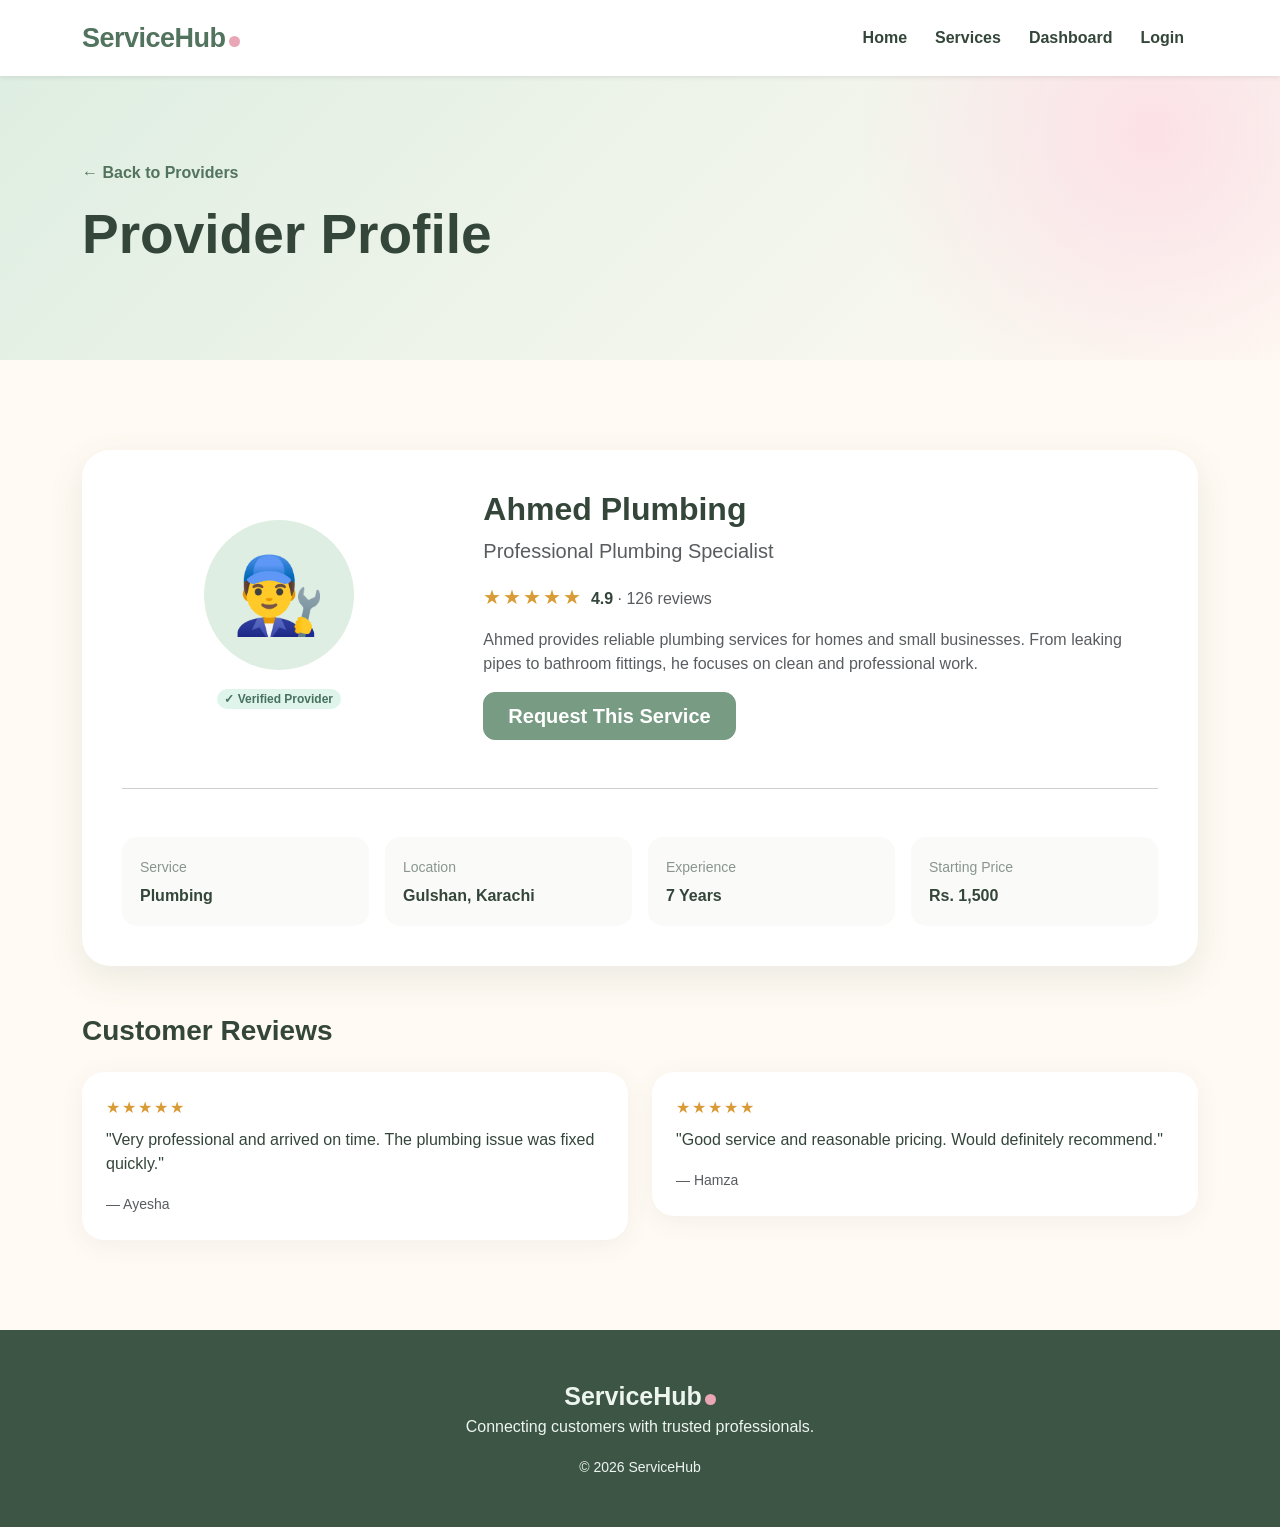
<file: provider-details.html>
<!DOCTYPE html>
<html lang="en">

<head>
    <meta charset="utf-8">
    <meta name="viewport" content="width=device-width, initial-scale=1">
    <title>ServiceHub | Local Services</title>
    <link href="https://cdn.jsdelivr.net/npm/bootstrap@5.3.8/dist/css/bootstrap.min.css" rel="stylesheet"
        integrity="sha384-sRIl4kxILFvY47J16cr9ZwB07vP4J8+LH7qKQnuqkuIAvNWLzeN8tE5YBujZqJLB" crossorigin="anonymous">

    <link rel="stylesheet" href="style.css">

</head>

<body>


    <nav class="navbar navbar-expand-lg sticky-top shadow-sm">

        <div class="container">

            <a class="navbar-brand" href="index.html">
                ServiceHub<span class="logo-dot"></span>
            </a>

            <button class="navbar-toggler" type="button" data-bs-toggle="collapse" data-bs-target="#navbarMenu">

                <span class="navbar-toggler-icon"></span>

            </button>

            <div class="collapse navbar-collapse" id="navbarMenu">

                <ul class="navbar-nav ms-auto">

                    <li class="nav-item">
                        <a class="nav-link" href="index.html">
                            Home
                        </a>
                    </li>

                    <li class="nav-item">
                        <a class="nav-link" href="providers.html">
                            Services
                        </a>
                    </li>

                    <li class="nav-item">
                        <a class="nav-link" href="customer-dashboard.html">
                            Dashboard
                        </a>
                    </li>

                    <li class="nav-item">
                        <a class="nav-link" href="login.html">
                            Login
                        </a>
                    </li>

                </ul>

            </div>

        </div>

    </nav>


    <section class="page-header">

        <div class="container">

            <a href="providers.html" class="text-sage fw-semibold">

                ← Back to Providers

            </a>

            <h1 class="mt-3">
                Provider Profile
            </h1>

        </div>

    </section>


    <section class="section-padding">

        <div class="container">

            <div class="profile-box">

                <div class="row align-items-center g-5">

                    <div class="col-lg-4 text-center">

                        <div class="profile-avatar-large mb-3">
                            👨‍🔧
                        </div>

                        <span class="badge rounded-pill" style="background-color:#dff5ec;color:#47715e;">

                            ✓ Verified Provider

                        </span>

                    </div>


                    <div class="col-lg-8">

                        <h2 class="fw-bold">
                            Ahmed Plumbing
                        </h2>

                        <p class="text-muted fs-5">
                            Professional Plumbing Specialist
                        </p>

                        <div class="mb-3">

                            <span class="rating fs-5">
                                ★★★★★
                            </span>

                            <strong>
                                4.9
                            </strong>

                            <span class="text-muted">
                                · 126 reviews
                            </span>

                        </div>

                        <p class="text-muted">
                            Ahmed provides reliable plumbing services
                            for homes and small businesses. From leaking
                            pipes to bathroom fittings, he focuses on
                            clean and professional work.
                        </p>

                        <a href="booking.html" class="btn btn-primary btn-lg px-4">

                            Request This Service

                        </a>

                    </div>

                </div>


                <hr class="my-5">


                <div class="row g-3">


                    <div class="col-6 col-lg-3">

                        <div class="info-item">

                            <small>
                                Service
                            </small>

                            <strong>
                                Plumbing
                            </strong>

                        </div>

                    </div>


                    <div class="col-6 col-lg-3">

                        <div class="info-item">

                            <small>
                                Location
                            </small>

                            <strong>
                                Gulshan, Karachi
                            </strong>

                        </div>

                    </div>


                    <div class="col-6 col-lg-3">

                        <div class="info-item">

                            <small>
                                Experience
                            </small>

                            <strong>
                                7 Years
                            </strong>

                        </div>

                    </div>


                    <div class="col-6 col-lg-3">

                        <div class="info-item">

                            <small>
                                Starting Price
                            </small>

                            <strong>
                                Rs. 1,500
                            </strong>

                        </div>

                    </div>


                </div>

            </div>


            <div class="mt-5">

                <h3 class="fw-bold mb-4">
                    Customer Reviews
                </h3>


                <div class="row g-4">


                    <div class="col-md-6">

                        <div class="dashboard-card p-4">

                            <div class="rating mb-2">
                                ★★★★★
                            </div>

                            <p>
                                "Very professional and arrived on time.
                                The plumbing issue was fixed quickly."
                            </p>

                            <small class="text-muted">
                                — Ayesha
                            </small>

                        </div>

                    </div>


                    <div class="col-md-6">

                        <div class="dashboard-card p-4">

                            <div class="rating mb-2">
                                ★★★★★
                            </div>

                            <p>
                                "Good service and reasonable pricing.
                                Would definitely recommend."
                            </p>

                            <small class="text-muted">
                                — Hamza
                            </small>

                        </div>

                    </div>


                </div>

            </div>

        </div>

    </section>


    <footer class="py-5">

        <div class="container text-center">

            <div class="footer-brand">
                ServiceHub<span class="logo-dot"></span>
            </div>

            <p>
                Connecting customers with trusted professionals.
            </p>

            <small>
                © 2026 ServiceHub
            </small>

        </div>

    </footer>

    <script src="https://cdn.jsdelivr.net/npm/bootstrap@5.3.8/dist/js/bootstrap.bundle.min.js"
        integrity="sha384-FKyoEForCGlyvwx9Hj09JcYn3nv7wiPVlz7YYwJrWVcXK/BmnVDxM+D2scQbITxI" crossorigin="anonymous">
        </script>

</body>

</html>
</file>
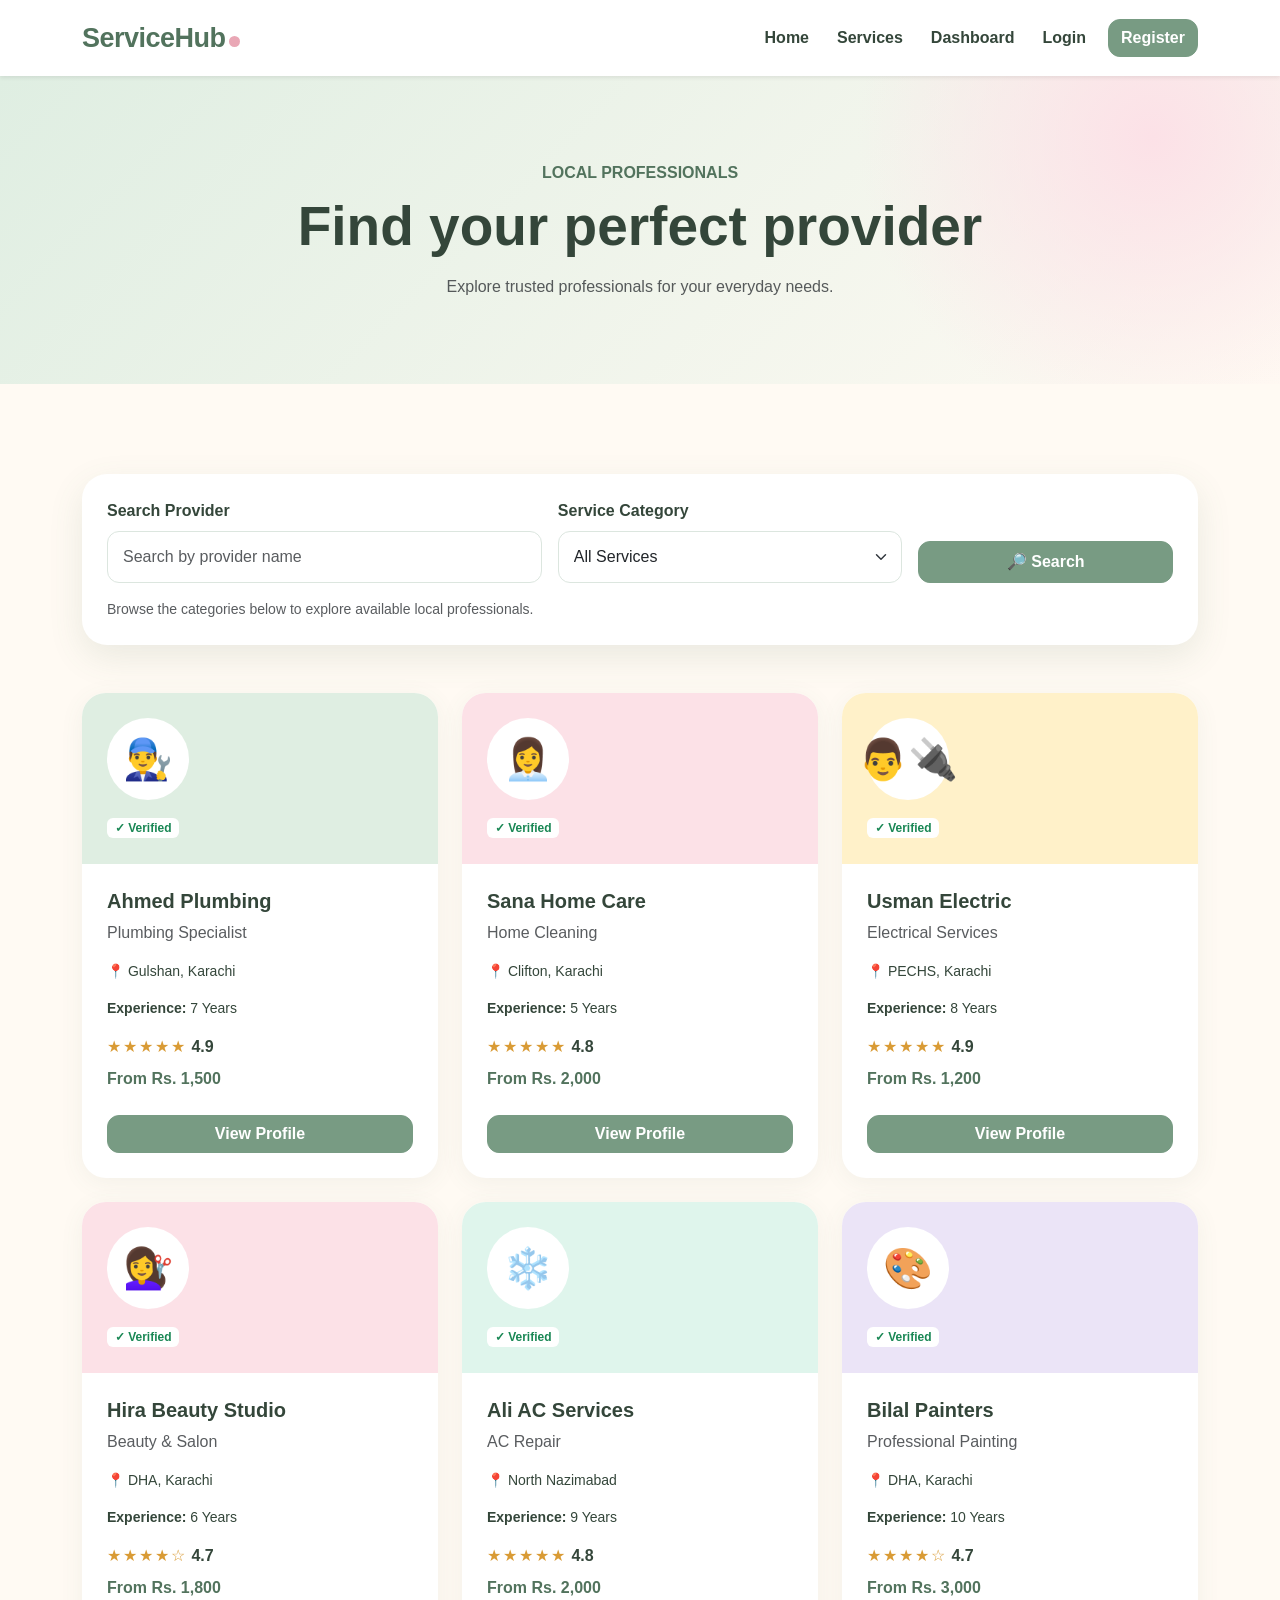
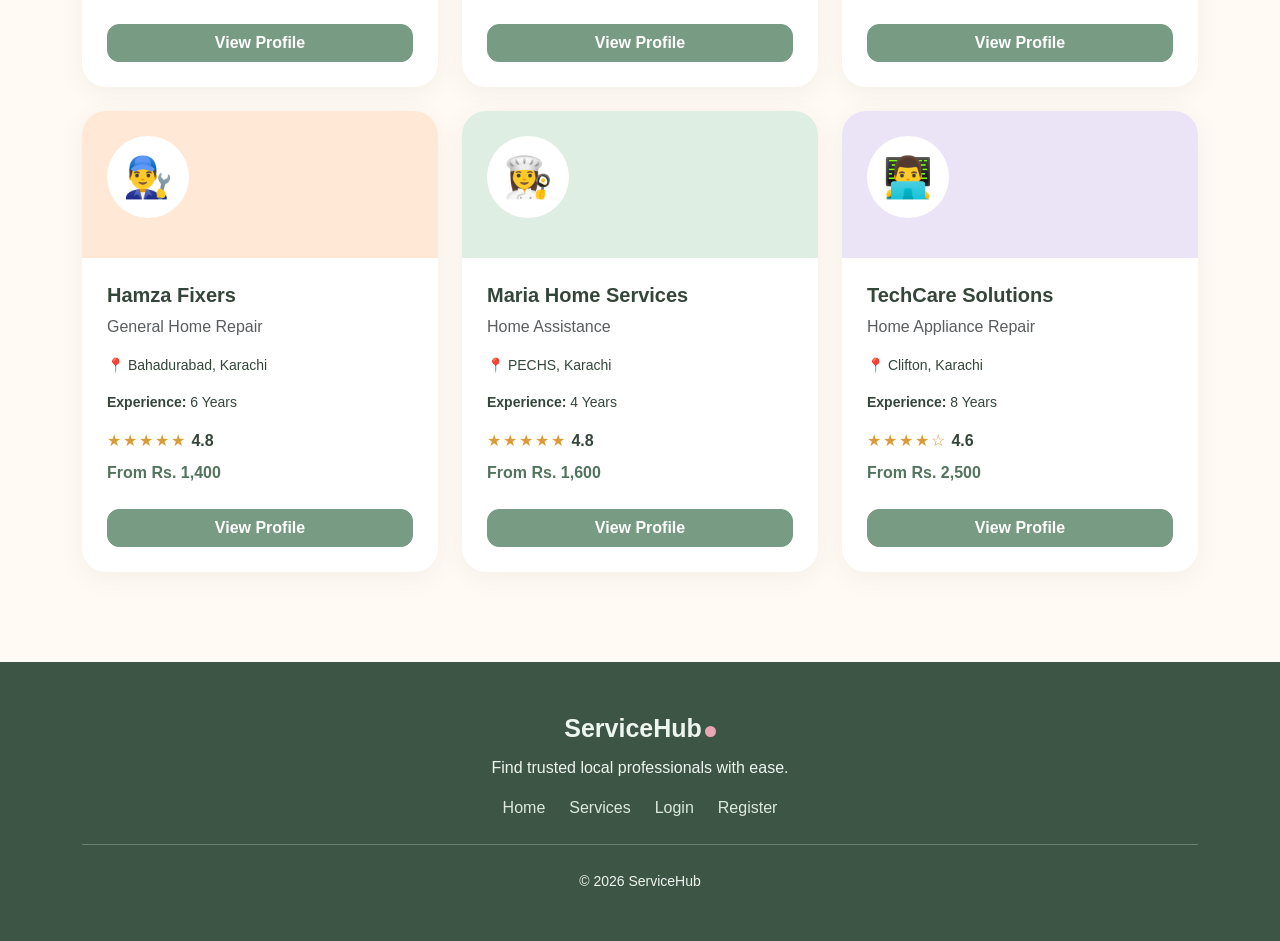
<file: providers.html>
<!DOCTYPE html>
<html lang="en">

<head>

        <meta charset="utf-8">
    <meta name="viewport" content="width=device-width, initial-scale=1">
    <title>ServiceHub | Local Services<</title>
    <link href="https://cdn.jsdelivr.net/npm/bootstrap@5.3.8/dist/css/bootstrap.min.css" rel="stylesheet" integrity="sha384-sRIl4kxILFvY47J16cr9ZwB07vP4J8+LH7qKQnuqkuIAvNWLzeN8tE5YBujZqJLB" crossorigin="anonymous">

    <link rel="stylesheet" href="style.css">
  </head>

<body>


<nav class="navbar navbar-expand-lg sticky-top shadow-sm">

    <div class="container">

        <a class="navbar-brand" href="index.html">
            ServiceHub<span class="logo-dot"></span>
        </a>

        <button class="navbar-toggler"
                type="button"
                data-bs-toggle="collapse"
                data-bs-target="#navbarMenu">

            <span class="navbar-toggler-icon"></span>

        </button>

        <div class="collapse navbar-collapse" id="navbarMenu">

            <ul class="navbar-nav ms-auto align-items-lg-center">

                <li class="nav-item">
                    <a class="nav-link" href="index.html">
                        Home
                    </a>
                </li>

                <li class="nav-item">
                    <a class="nav-link" href="providers.html">
                        Services
                    </a>
                </li>

                <li class="nav-item">
                    <a class="nav-link" href="customer-dashboard.html">
                        Dashboard
                    </a>
                </li>

                <li class="nav-item">
                    <a class="nav-link" href="login.html">
                        Login
                    </a>
                </li>

                <li class="nav-item ms-lg-2">
                    <a class="btn btn-primary" href="register.html">
                        Register
                    </a>
                </li>

            </ul>

        </div>

    </div>

</nav>



<section class="page-header">

    <div class="container text-center">

        <span class="text-sage fw-bold">
            LOCAL PROFESSIONALS
        </span>

        <h1 class="mt-2 mb-3">
            Find your perfect provider
        </h1>

        <p class="text-muted mb-0">
            Explore trusted professionals for your everyday needs.
        </p>

    </div>

</section>


<section class="section-padding">

    <div class="container">


        <!-- SEARCH / FILTER -->

        <div class="search-box mb-5">

            <div class="row g-3">

                <div class="col-lg-5">

                    <label class="form-label">
                        Search Provider
                    </label>

                    <input type="search"
                           class="form-control"
                           placeholder="Search by provider name">

                </div>


                <div class="col-lg-4">

                    <label class="form-label">
                        Service Category
                    </label>

                    <select class="form-select">

                        <option>
                            All Services
                        </option>

                        <option>
                            Cleaning
                        </option>

                        <option>
                            Plumbing
                        </option>

                        <option>
                            Electrical
                        </option>

                        <option>
                            Beauty & Salon
                        </option>

                        <option>
                            AC Repair
                        </option>

                        <option>
                            Painting
                        </option>

                    </select>

                </div>


                <div class="col-lg-3 d-flex align-items-end">

                    <button class="btn btn-primary w-100 py-2">
                        🔎 Search
                    </button>

                </div>

            </div>

            <p class="small text-muted mt-3 mb-0">
                Browse the categories below to explore available
                local professionals.
            </p>

        </div>


        <div class="row g-4">


            <!-- 1 -->

            <div class="col-md-6 col-lg-4">

                <div class="provider-card">

                    <div class="provider-top provider-green">

                        <div class="provider-avatar">
                            👨‍🔧
                        </div>

                        <span class="badge bg-white text-success">
                            ✓ Verified
                        </span>

                    </div>

                    <div class="provider-body">

                        <h5 class="fw-bold">
                            Ahmed Plumbing
                        </h5>

                        <p class="text-muted">
                            Plumbing Specialist
                        </p>

                        <p class="small">
                            📍 Gulshan, Karachi
                        </p>

                        <p class="small">
                            <strong>Experience:</strong> 7 Years
                        </p>

                        <div>
                            <span class="rating">★★★★★</span>
                            <strong>4.9</strong>
                        </div>

                        <p class="price mt-2">
                            From Rs. 1,500
                        </p>

                        <a href="provider-details.html"
                           class="btn btn-primary w-100 mt-2">
                            View Profile
                        </a>

                    </div>

                </div>

            </div>


            <div class="col-md-6 col-lg-4">

                <div class="provider-card">

                    <div class="provider-top provider-pink">

                        <div class="provider-avatar">
                            👩‍💼
                        </div>

                        <span class="badge bg-white text-success">
                            ✓ Verified
                        </span>

                    </div>

                    <div class="provider-body">

                        <h5 class="fw-bold">
                            Sana Home Care
                        </h5>

                        <p class="text-muted">
                            Home Cleaning
                        </p>

                        <p class="small">
                            📍 Clifton, Karachi
                        </p>

                        <p class="small">
                            <strong>Experience:</strong> 5 Years
                        </p>

                        <div>
                            <span class="rating">★★★★★</span>
                            <strong>4.8</strong>
                        </div>

                        <p class="price mt-2">
                            From Rs. 2,000
                        </p>

                        <a href="provider-details.html"
                           class="btn btn-primary w-100 mt-2">
                            View Profile
                        </a>

                    </div>

                </div>

            </div>


            <div class="col-md-6 col-lg-4">

                <div class="provider-card">

                    <div class="provider-top provider-yellow">

                        <div class="provider-avatar">
                            👨‍🔌
                        </div>

                        <span class="badge bg-white text-success">
                            ✓ Verified
                        </span>

                    </div>

                    <div class="provider-body">

                        <h5 class="fw-bold">
                            Usman Electric
                        </h5>

                        <p class="text-muted">
                            Electrical Services
                        </p>

                        <p class="small">
                            📍 PECHS, Karachi
                        </p>

                        <p class="small">
                            <strong>Experience:</strong> 8 Years
                        </p>

                        <div>
                            <span class="rating">★★★★★</span>
                            <strong>4.9</strong>
                        </div>

                        <p class="price mt-2">
                            From Rs. 1,200
                        </p>

                        <a href="provider-details.html"
                           class="btn btn-primary w-100 mt-2">
                            View Profile
                        </a>

                    </div>

                </div>

            </div>


            <div class="col-md-6 col-lg-4">

                <div class="provider-card">

                    <div class="provider-top provider-pink">

                        <div class="provider-avatar">
                            💇‍♀️
                        </div>

                        <span class="badge bg-white text-success">
                            ✓ Verified
                        </span>

                    </div>

                    <div class="provider-body">

                        <h5 class="fw-bold">
                            Hira Beauty Studio
                        </h5>

                        <p class="text-muted">
                            Beauty & Salon
                        </p>

                        <p class="small">
                            📍 DHA, Karachi
                        </p>

                        <p class="small">
                            <strong>Experience:</strong> 6 Years
                        </p>

                        <div>
                            <span class="rating">★★★★☆</span>
                            <strong>4.7</strong>
                        </div>

                        <p class="price mt-2">
                            From Rs. 1,800
                        </p>

                        <a href="provider-details.html"
                           class="btn btn-primary w-100 mt-2">
                            View Profile
                        </a>

                    </div>

                </div>

            </div>


            <div class="col-md-6 col-lg-4">

                <div class="provider-card">

                    <div class="provider-top provider-mint">

                        <div class="provider-avatar">
                            ❄️
                        </div>

                        <span class="badge bg-white text-success">
                            ✓ Verified
                        </span>

                    </div>

                    <div class="provider-body">

                        <h5 class="fw-bold">
                            Ali AC Services
                        </h5>

                        <p class="text-muted">
                            AC Repair
                        </p>

                        <p class="small">
                            📍 North Nazimabad
                        </p>

                        <p class="small">
                            <strong>Experience:</strong> 9 Years
                        </p>

                        <div>
                            <span class="rating">★★★★★</span>
                            <strong>4.8</strong>
                        </div>

                        <p class="price mt-2">
                            From Rs. 2,000
                        </p>

                        <a href="provider-details.html"
                           class="btn btn-primary w-100 mt-2">
                            View Profile
                        </a>

                    </div>

                </div>

            </div>


            <div class="col-md-6 col-lg-4">

                <div class="provider-card">

                    <div class="provider-top provider-purple">

                        <div class="provider-avatar">
                            🎨
                        </div>

                        <span class="badge bg-white text-success">
                            ✓ Verified
                        </span>

                    </div>

                    <div class="provider-body">

                        <h5 class="fw-bold">
                            Bilal Painters
                        </h5>

                        <p class="text-muted">
                            Professional Painting
                        </p>

                        <p class="small">
                            📍 DHA, Karachi
                        </p>

                        <p class="small">
                            <strong>Experience:</strong> 10 Years
                        </p>

                        <div>
                            <span class="rating">★★★★☆</span>
                            <strong>4.7</strong>
                        </div>

                        <p class="price mt-2">
                            From Rs. 3,000
                        </p>

                        <a href="provider-details.html"
                           class="btn btn-primary w-100 mt-2">
                            View Profile
                        </a>

                    </div>

                </div>

            </div>


            <div class="col-md-6 col-lg-4">

                <div class="provider-card">

                    <div class="provider-top provider-peach">

                        <div class="provider-avatar">
                            👨‍🔧
                        </div>

                    </div>

                    <div class="provider-body">

                        <h5 class="fw-bold">
                            Hamza Fixers
                        </h5>

                        <p class="text-muted">
                            General Home Repair
                        </p>

                        <p class="small">
                            📍 Bahadurabad, Karachi
                        </p>

                        <p class="small">
                            <strong>Experience:</strong> 6 Years
                        </p>

                        <div>
                            <span class="rating">★★★★★</span>
                            <strong>4.8</strong>
                        </div>

                        <p class="price mt-2">
                            From Rs. 1,400
                        </p>

                        <a href="provider-details.html"
                           class="btn btn-primary w-100 mt-2">
                            View Profile
                        </a>

                    </div>

                </div>

            </div>


            <!-- 8 -->

            <div class="col-md-6 col-lg-4">

                <div class="provider-card">

                    <div class="provider-top provider-green">

                        <div class="provider-avatar">
                            👩‍🍳
                        </div>

                    </div>

                    <div class="provider-body">

                        <h5 class="fw-bold">
                            Maria Home Services
                        </h5>

                        <p class="text-muted">
                            Home Assistance
                        </p>

                        <p class="small">
                            📍 PECHS, Karachi
                        </p>

                        <p class="small">
                            <strong>Experience:</strong> 4 Years
                        </p>

                        <div>
                            <span class="rating">★★★★★</span>
                            <strong>4.8</strong>
                        </div>

                        <p class="price mt-2">
                            From Rs. 1,600
                        </p>

                        <a href="provider-details.html"
                           class="btn btn-primary w-100 mt-2">
                            View Profile
                        </a>

                    </div>

                </div>

            </div>


            <!-- 9 -->

            <div class="col-md-6 col-lg-4">

                <div class="provider-card">

                    <div class="provider-top provider-purple">

                        <div class="provider-avatar">
                            👨‍💻
                        </div>

                    </div>

                    <div class="provider-body">

                        <h5 class="fw-bold">
                            TechCare Solutions
                        </h5>

                        <p class="text-muted">
                            Home Appliance Repair
                        </p>

                        <p class="small">
                            📍 Clifton, Karachi
                        </p>

                        <p class="small">
                            <strong>Experience:</strong> 8 Years
                        </p>

                        <div>
                            <span class="rating">★★★★☆</span>
                            <strong>4.6</strong>
                        </div>

                        <p class="price mt-2">
                            From Rs. 2,500
                        </p>

                        <a href="provider-details.html"
                           class="btn btn-primary w-100 mt-2">
                            View Profile
                        </a>

                    </div>

                </div>

            </div>


        </div>

    </div>

</section>


<footer class="py-5">

    <div class="container text-center">

        <div class="footer-brand">
            ServiceHub<span class="logo-dot"></span>
        </div>

        <p class="mt-2">
            Find trusted local professionals with ease.
        </p>

        <div class="d-flex justify-content-center gap-4 flex-wrap">

            <a href="index.html">Home</a>
            <a href="providers.html">Services</a>
            <a href="login.html">Login</a>
            <a href="register.html">Register</a>

        </div>

        <hr class="border-light opacity-25 my-4">

        <small>
            © 2026 ServiceHub
        </small>

    </div>

</footer>


    
<script src="https://cdn.jsdelivr.net/npm/bootstrap@5.3.8/dist/js/bootstrap.bundle.min.js" integrity="sha384-FKyoEForCGlyvwx9Hj09JcYn3nv7wiPVlz7YYwJrWVcXK/BmnVDxM+D2scQbITxI" crossorigin="anonymous"></script>
</body>
</html>
</file>
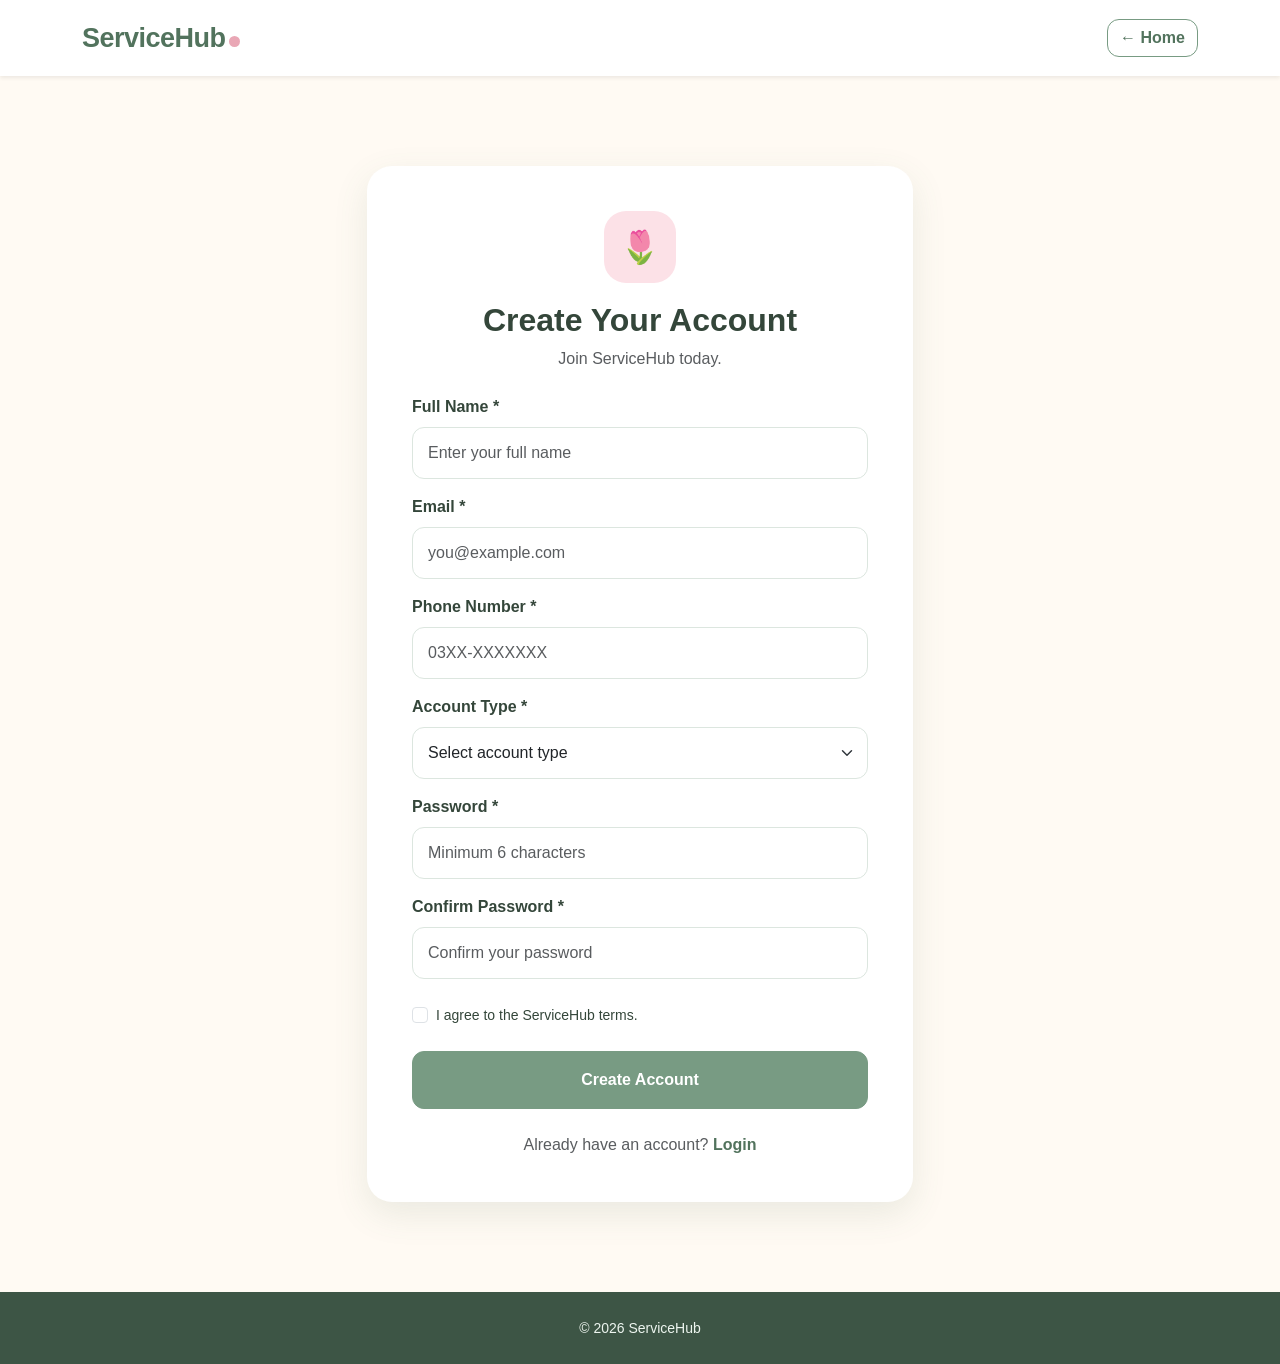
<file: register.html>
<!DOCTYPE html>
<html lang="en">

<head>

    <meta charset="utf-8">
    <meta name="viewport" content="width=device-width, initial-scale=1">

    <title>ServiceHub | Local Services</title>

    <link href="https://cdn.jsdelivr.net/npm/bootstrap@5.3.8/dist/css/bootstrap.min.css"
        rel="stylesheet"
        integrity="sha384-sRIl4kxILFvY47J16cr9ZwB07vP4J8+LH7qKQnuqkuIAvNWLzeN8tE5YBujZqJLB"
        crossorigin="anonymous">

    <link rel="stylesheet" href="style.css">

</head>

<body>


    <nav class="navbar shadow-sm">

        <div class="container">

            <a class="navbar-brand" href="index.html">
                ServiceHub<span class="logo-dot"></span>
            </a>

            <a href="index.html"
               class="btn btn-outline-primary home-btn">

                ← Home

            </a>

        </div>

    </nav>


    <section class="section-padding register-section">

        <div class="container">

            <div class="row justify-content-center">

                <div class="col-12 col-sm-11 col-md-8 col-lg-6">

                    <div class="form-box register-box">

                        <div class="text-center mb-4">

                            <div class="service-icon icon-pink">
                                🌷
                            </div>

                            <h2 class="fw-bold">
                                Create Your Account
                            </h2>

                            <p class="text-muted">
                                Join ServiceHub today.
                            </p>

                        </div>


                        <form action="customer-dashboard.html">


                            <div class="mb-3">

                                <label class="form-label">
                                    Full Name *
                                </label>

                                <input type="text"
                                       class="form-control"
                                       placeholder="Enter your full name"
                                       required>

                            </div>


                            <div class="mb-3">

                                <label class="form-label">
                                    Email *
                                </label>

                                <input type="email"
                                       class="form-control"
                                       placeholder="you@example.com"
                                       required>

                            </div>


                            <!-- PHONE -->

                            <div class="mb-3">

                                <label class="form-label">
                                    Phone Number *
                                </label>

                                <input type="tel"
                                       class="form-control"
                                       placeholder="03XX-XXXXXXX"
                                       required>

                            </div>


                            <div class="mb-3">

                                <label class="form-label">
                                    Account Type *
                                </label>

                                <select class="form-select"
                                        required>

                                    <option value="">
                                        Select account type
                                    </option>

                                    <option>
                                        Customer
                                    </option>

                                    <option>
                                        Service Provider
                                    </option>

                                </select>

                            </div>


                            <div class="mb-3">

                                <label class="form-label">
                                    Password *
                                </label>

                                <input type="password"
                                       class="form-control"
                                       minlength="6"
                                       placeholder="Minimum 6 characters"
                                       required>

                            </div>


                            <div class="mb-4">

                                <label class="form-label">
                                    Confirm Password *
                                </label>

                                <input type="password"
                                       class="form-control"
                                       minlength="6"
                                       placeholder="Confirm your password"
                                       required>

                            </div>


                            <!-- TERMS -->

                            <div class="form-check mb-4">

                                <input class="form-check-input"
                                       type="checkbox"
                                       required>

                                <label class="form-check-label small">
                                    I agree to the ServiceHub terms.
                                </label>

                            </div>


                            <!-- BUTTON -->

                            <button type="submit"
                                    class="btn btn-primary w-100 py-3">

                                Create Account

                            </button>


                        </form>


                        <!-- LOGIN LINK -->

                        <p class="text-center text-muted mt-4 mb-0">

                            Already have an account?

                            <a href="login.html"
                               class="text-sage fw-bold">

                                Login

                            </a>

                        </p>

                    </div>

                </div>

            </div>

        </div>

    </section>


    <footer class="py-4 text-center">

        <div class="container">

            <small>
                © 2026 ServiceHub
            </small>

        </div>

    </footer>


</body>

</html>
</file>
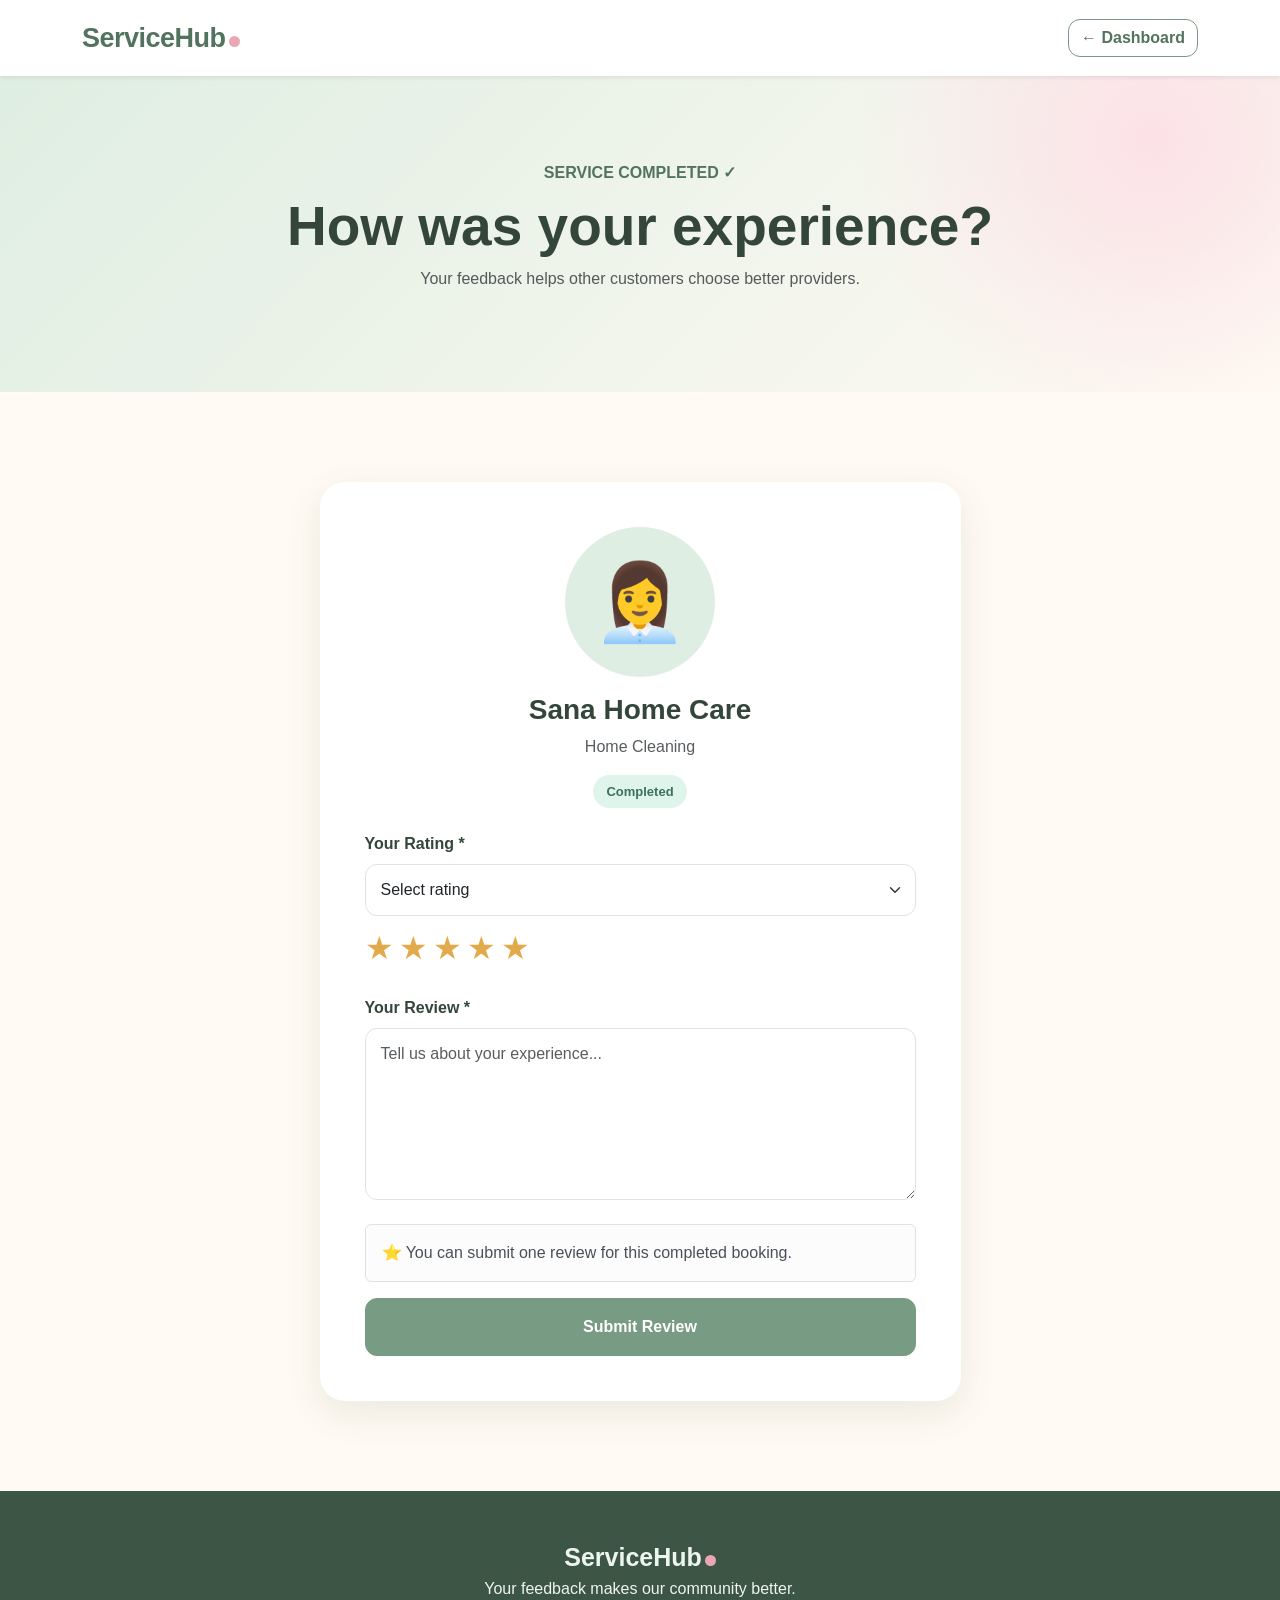
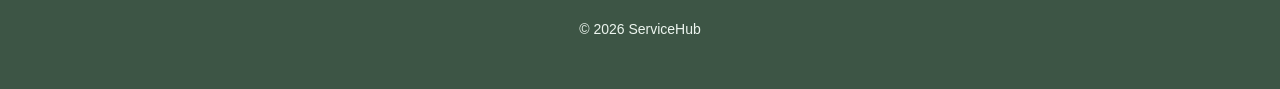
<file: review.html>
<!DOCTYPE html>
<html lang="en">

<head>

    <meta charset="utf-8">
    <meta name="viewport" content="width=device-width, initial-scale=1">

    <title>ServiceHub | Local Services</title>

    <link href="https://cdn.jsdelivr.net/npm/bootstrap@5.3.8/dist/css/bootstrap.min.css"
        rel="stylesheet"
        integrity="sha384-sRIl4kxILFvY47J16cr9ZwB07vP4J8+LH7qKQnuqkuIAvNWLzeN8tE5YBujZqJLB"
        crossorigin="anonymous">

    <link rel="stylesheet" href="style.css">

</head>

<body>


    <nav class="navbar shadow-sm">

        <div class="container">

            <a class="navbar-brand" href="index.html">
                ServiceHub<span class="logo-dot"></span>
            </a>

            <a href="customer-dashboard.html"
               class="btn btn-outline-primary dashboard-btn">

                ← Dashboard

            </a>

        </div>

    </nav>

    <section class="page-header">

        <div class="container text-center">

            <span class="text-sage fw-bold">
                SERVICE COMPLETED ✓
            </span>

            <h1 class="mt-2">
                How was your experience?
            </h1>

            <p class="text-muted">
                Your feedback helps other customers choose better providers.
            </p>

        </div>

    </section>


    <section class="section-padding review-section">

        <div class="container">

            <div class="row justify-content-center">

                <div class="col-12 col-sm-11 col-md-9 col-lg-7">

                    <div class="form-box review-box">



                        <div class="text-center mb-4">

                            <div class="profile-avatar-large mb-3">
                                👩‍💼
                            </div>

                            <h3 class="fw-bold">
                                Sana Home Care
                            </h3>

                            <p class="text-muted">
                                Home Cleaning
                            </p>

                            <span class="status status-completed">
                                Completed
                            </span>

                        </div>


                        <form action="customer-dashboard.html">

                            <div class="mb-4">

                                <label class="form-label">
                                    Your Rating *
                                </label>

                                <select class="form-select"
                                        required>

                                    <option value="">
                                        Select rating
                                    </option>

                                    <option>
                                        5 — Excellent
                                    </option>

                                    <option>
                                        4 — Very Good
                                    </option>

                                    <option>
                                        3 — Good
                                    </option>

                                    <option>
                                        2 — Needs Improvement
                                    </option>

                                    <option>
                                        1 — Poor
                                    </option>

                                </select>

                                <div class="star-choice mt-2">
                                    ★★★★★
                                </div>

                            </div>


                            <div class="mb-4">

                                <label class="form-label">
                                    Your Review *
                                </label>

                                <textarea class="form-control"
                                          rows="6"
                                          placeholder="Tell us about your experience..."
                                          required></textarea>

                            </div>


                            <div class="alert alert-light border review-note">

                                ⭐ You can submit one review for this
                                completed booking.

                            </div>


                            <button type="submit"
                                    class="btn btn-primary w-100 py-3">

                                Submit Review

                            </button>


                        </form>

                    </div>

                </div>

            </div>

        </div>

    </section>


    <footer class="py-5">

        <div class="container text-center">

            <div class="footer-brand">
                ServiceHub<span class="logo-dot"></span>
            </div>

            <p>
                Your feedback makes our community better.
            </p>

            <small>
                © 2026 ServiceHub
            </small>

        </div>

    </footer>


</body>

</html>
</file>
<file: style.css>
/* =========================================================
   SERVICEHUB
   CUSTOM CSS
   Pastel Service Marketplace Theme
   ========================================================= */

:root {
    --sage: #789b83;
    --sage-dark: #52735d;
    --sage-light: #dfeee2;

    --mint: #dff5ec;
    --cream: #fffaf3;
    --peach: #ffe8d6;
    --pink: #fce1e7;
    --lavender: #ebe4f7;
    --yellow: #fff1c9;

    --dark: #34463a;
    --text: #637169;
    --white: #ffffff;

    --shadow: 0 12px 35px rgba(82, 115, 93, 0.12);
}


/* ================= GENERAL ================= */

html {
    scroll-behavior: smooth;
}

body {
    font-family: Arial, Helvetica, sans-serif;
    background-color: var(--cream);
    color: var(--dark);
}

a {
    text-decoration: none;
}

section {
    overflow: hidden;
}

.text-sage {
    color: var(--sage-dark);
}

.bg-soft {
    background-color: #f9f7f2;
}


/* ================= NAVBAR ================= */

.navbar {
    background-color: rgba(255, 255, 255, 0.97);
    min-height: 76px;
}

.navbar-brand {
    color: var(--sage-dark) !important;
    font-size: 27px;
    font-weight: 800;
    letter-spacing: -0.5px;
}

.logo-dot {
    display: inline-block;
    width: 11px;
    height: 11px;
    background-color: #e9a7b5;
    border-radius: 50%;
    margin-left: 3px;
}

.nav-link {
    color: var(--dark) !important;
    font-weight: 600;
    padding: 10px 14px !important;
}

.nav-link:hover {
    color: var(--sage) !important;
}

.navbar-toggler {
    border: 1px solid #d9e6dc;
}

.navbar-toggler:focus {
    box-shadow: 0 0 0 3px rgba(120, 155, 131, 0.15);
}


/* ================= BUTTONS ================= */

.btn-primary {
    background-color: var(--sage);
    border-color: var(--sage);
    border-radius: 12px;
    font-weight: 600;
}

.btn-primary:hover {
    background-color: var(--sage-dark);
    border-color: var(--sage-dark);
}

.btn-outline-primary {
    color: var(--sage-dark);
    border-color: var(--sage);
    border-radius: 12px;
    font-weight: 600;
}

.btn-outline-primary:hover {
    background-color: var(--sage);
    border-color: var(--sage);
    color: white;
}

.btn-soft-pink {
    background-color: var(--pink);
    color: #8b5864;
    border: none;
    border-radius: 12px;
    font-weight: 600;
}

.btn-soft-pink:hover {
    background-color: #f5ccd5;
    color: #704651;
}


/* ================= HERO ================= */

.hero {
    min-height: 650px;
    display: flex;
    align-items: center;

    background:
        radial-gradient(circle at 85% 15%, #fce1e7 0, transparent 22%),
        radial-gradient(circle at 10% 85%, #dff5ec 0, transparent 25%),
        linear-gradient(135deg, #e9f4e9, #fffaf3);
}

.hero-badge {
    display: inline-block;
    background-color: white;
    color: var(--sage-dark);
    padding: 9px 17px;
    border-radius: 50px;
    font-weight: 700;
    box-shadow: 0 5px 20px rgba(82, 115, 93, 0.08);
}

.hero h1 {
    font-size: clamp(42px, 6vw, 72px);
    line-height: 1.05;
    font-weight: 800;
    color: var(--dark);
    letter-spacing: -2px;
}

.hero h1 span {
    color: var(--sage-dark);
}

.hero-text {
    color: var(--text);
    font-size: 18px;
    line-height: 1.8;
    max-width: 600px;
}

.hero-card {
    background-color: rgba(255, 255, 255, 0.9);
    border-radius: 30px;
    padding: 30px;
    box-shadow: var(--shadow);
}

.hero-card-icon {
    width: 65px;
    height: 65px;
    background-color: var(--sage-light);
    border-radius: 20px;
    display: flex;
    justify-content: center;
    align-items: center;
    font-size: 30px;
}


/* ================= SECTION ================= */

.section-padding {
    padding: 90px 0;
}

.section-title {
    color: var(--dark);
    font-weight: 800;
    font-size: 38px;
}

.section-subtitle {
    color: var(--text);
    max-width: 600px;
    margin-left: auto;
    margin-right: auto;
}


/* ================= SERVICE CARDS ================= */

.service-card {
    height: 100%;
    background-color: white;
    border: 1px solid #edf0eb;
    border-radius: 22px;
    padding: 28px 20px;
    transition: 0.25s ease;
}

.service-card:hover {
    transform: translateY(-7px);
    box-shadow: var(--shadow);
}

.service-icon {
    width: 72px;
    height: 72px;
    display: flex;
    align-items: center;
    justify-content: center;
    border-radius: 22px;
    margin: 0 auto 18px;
    font-size: 32px;
}

.icon-green {
    background-color: var(--sage-light);
}

.icon-pink {
    background-color: var(--pink);
}

.icon-peach {
    background-color: var(--peach);
}

.icon-purple {
    background-color: var(--lavender);
}

.icon-yellow {
    background-color: var(--yellow);
}

.icon-mint {
    background-color: var(--mint);
}


/* ================= PROVIDER CARD ================= */

.provider-card {
    height: 100%;
    overflow: hidden;
    border: none;
    border-radius: 24px;
    background-color: white;
    box-shadow: 0 5px 25px rgba(82, 115, 93, 0.07);
    transition: 0.25s ease;
}

.provider-card:hover {
    transform: translateY(-6px);
    box-shadow: var(--shadow);
}

.provider-top {
    padding: 25px;
    background-color: var(--sage-light);
}

.provider-avatar {
    width: 82px;
    height: 82px;
    border-radius: 50%;
    background-color: white;
    display: flex;
    align-items: center;
    justify-content: center;
    font-size: 40px;
    margin-bottom: 15px;
}

.provider-body {
    padding: 25px;
}

.rating {
    color: #d99b35;
    letter-spacing: 2px;
}

.price {
    color: var(--sage-dark);
    font-weight: 700;
}


/* Different provider pastel backgrounds */

.provider-green {
    background-color: var(--sage-light);
}

.provider-pink {
    background-color: var(--pink);
}

.provider-peach {
    background-color: var(--peach);
}

.provider-purple {
    background-color: var(--lavender);
}

.provider-yellow {
    background-color: var(--yellow);
}

.provider-mint {
    background-color: var(--mint);
}


/* ================= SEARCH BOX ================= */

.search-box {
    background-color: white;
    border-radius: 25px;
    padding: 25px;
    box-shadow: var(--shadow);
}


/* ================= PAGE HEADER ================= */

.page-header {
    padding: 85px 0;
    background:
        radial-gradient(circle at 90% 20%, var(--pink), transparent 25%),
        linear-gradient(135deg, var(--sage-light), var(--cream));
}

.page-header h1 {
    font-size: clamp(38px, 5vw, 55px);
    font-weight: 800;
}


/* ================= FORM ================= */

.form-box {
    background-color: white;
    border-radius: 25px;
    padding: 35px;
    box-shadow: var(--shadow);
}

.form-label {
    font-weight: 600;
    color: var(--dark);
}

.form-control,
.form-select {
    border: 1px solid #dce6df;
    border-radius: 12px;
    padding: 13px 15px;
}

.form-control:focus,
.form-select:focus {
    border-color: var(--sage);
    box-shadow: 0 0 0 4px rgba(120, 155, 131, 0.12);
}


/* ================= PROFILE ================= */

.profile-box {
    background-color: white;
    border-radius: 28px;
    padding: 40px;
    box-shadow: var(--shadow);
}

.profile-avatar-large {
    width: 150px;
    height: 150px;
    border-radius: 50%;
    background-color: var(--sage-light);
    display: flex;
    justify-content: center;
    align-items: center;
    font-size: 75px;
    margin: auto;
}

.info-item {
    background-color: #fafbf9;
    border-radius: 15px;
    padding: 18px;
    height: 100%;
}

.info-item small {
    color: #89958e;
}

.info-item strong {
    display: block;
    margin-top: 5px;
}


/* ================= DASHBOARD ================= */

.dashboard-card {
    border: none;
    border-radius: 22px;
    background-color: white;
    box-shadow: 0 5px 25px rgba(82, 115, 93, 0.07);
}

.dashboard-number {
    font-size: 35px;
    font-weight: 800;
    color: var(--sage-dark);
}

.status {
    display: inline-block;
    border-radius: 50px;
    padding: 7px 13px;
    font-size: 13px;
    font-weight: 700;
}

.status-pending {
    background-color: var(--yellow);
    color: #806a29;
}

.status-accepted {
    background-color: var(--sage-light);
    color: #42684d;
}

.status-progress {
    background-color: #dfeef6;
    color: #466b7d;
}

.status-completed {
    background-color: var(--mint);
    color: #3d725e;
}

.status-rejected {
    background-color: var(--pink);
    color: #895665;
}


/* ================= PROCESS ================= */

.step-card {
    text-align: center;
    padding: 25px;
}

.step-number {
    width: 58px;
    height: 58px;
    background-color: var(--sage-light);
    color: var(--sage-dark);
    border-radius: 50%;
    display: flex;
    align-items: center;
    justify-content: center;
    margin: auto;
    font-weight: 800;
    font-size: 20px;
}


/* ================= REVIEW ================= */

.star-choice {
    font-size: 32px;
    color: #e2aa4b;
    letter-spacing: 5px;
}


/* ================= FOOTER ================= */

footer {
    background-color: #3d5545;
    color: #edf5ef;
}

footer a {
    color: #dce9df;
}

footer a:hover {
    color: white;
}

.footer-brand {
    font-size: 25px;
    font-weight: 800;
}


/* =========================================================
   RESPONSIVE DESIGN
   INDEX PAGE
   ========================================================= */


/* ================= TABLET & SMALL LAPTOP ================= */

@media only screen and (max-width: 1199px) {

    .hero {
        min-height: auto;
        padding: 80px 0;
    }

    .hero h1 {
        font-size: 58px;
        letter-spacing: -1.5px;
    }

    .hero-text {
        font-size: 17px;
        line-height: 1.7;
    }

    .section-padding {
        padding: 75px 0;
    }

    .section-title {
        font-size: 35px;
    }

    .service-card {
        padding: 25px 18px;
    }

    .provider-top {
        padding: 22px;
    }

    .provider-body {
        padding: 22px;
    }

    .search-box {
        padding: 22px;
    }

}


/* ================= TABLET ================= */

@media only screen and (max-width: 991px) {

    /* GENERAL */

    body {
        overflow-x: hidden;
    }

    .container {
        max-width: 95%;
    }


    /* NAVBAR */

    .navbar {
        min-height: 70px;
        padding: 10px 0;
    }

    .navbar-brand {
        font-size: 25px;
    }

    .navbar-collapse {
        background-color: white;
        padding: 15px 10px;
        margin-top: 10px;
        border-radius: 15px;
        box-shadow: 0 8px 25px rgba(82, 115, 93, 0.08);
    }

    .navbar-nav {
        width: 100%;
    }

    .nav-item {
        width: 100%;
    }

    .nav-link {
        padding: 12px 15px !important;
        border-radius: 10px;
    }

    .nav-link:hover {
        background-color: var(--sage-light);
    }


    /* HERO */

    .hero {
        padding: 75px 0;
    }

    .hero h1 {
        font-size: 52px;
        line-height: 1.08;
    }

    .hero-text {
        max-width: 650px;
    }

    .hero-card {
        padding: 28px;
        margin-top: 30px;
    }


    /* SECTIONS */

    .section-padding {
        padding: 70px 0;
    }

    .section-title {
        font-size: 34px;
    }


    /* SERVICE CARDS */

    .service-card {
        min-height: 100%;
        padding: 25px 18px;
    }


    /* PROVIDER CARDS */

    .provider-top {
        padding: 22px;
    }

    .provider-body {
        padding: 22px;
    }

    .provider-avatar {
        width: 75px;
        height: 75px;
        font-size: 35px;
    }


    /* SEARCH */

    .search-box {
        padding: 22px;
    }


    /* PAGE HEADER */

    .page-header {
        padding: 70px 0;
    }

    .page-header h1 {
        font-size: 48px;
    }


    /* FORMS */

    .form-box {
        padding: 30px 25px;
    }


    /* PROFILE */

    .profile-box {
        padding: 30px 25px;
    }

    .profile-avatar-large {
        width: 130px;
        height: 130px;
        font-size: 65px;
    }


    /* DASHBOARD */

    .dashboard-number {
        font-size: 32px;
    }


    /* FOOTER */

    .footer-brand {
        font-size: 23px;
    }

}


/* ================= MOBILE ================= */

@media only screen and (max-width: 767px) {

    /* GENERAL */

    body {
        overflow-x: hidden;
    }

    .container {
        width: 92%;
        max-width: 92%;
    }


    /* NAVBAR */

    .navbar {
        min-height: 65px;
        padding: 9px 0;
    }

    .navbar-brand {
        font-size: 24px;
    }

    .logo-dot {
        width: 9px;
        height: 9px;
    }

    .navbar-toggler {
        padding: 7px 10px;
        border-radius: 10px;
    }

    .navbar-collapse {
        margin-top: 10px;
        padding: 12px;
        border-radius: 15px;
    }

    .nav-link {
        font-size: 15px;
        padding: 11px 13px !important;
    }


    /* HERO */

    .hero {
        text-align: center;
        padding: 65px 0;
    }

    .hero h1 {
        font-size: 44px;
        line-height: 1.08;
        letter-spacing: -1px;
    }

    .hero-text {
        font-size: 16px;
        line-height: 1.7;
        margin-left: auto;
        margin-right: auto;
    }

    .hero-badge {
        font-size: 14px;
        padding: 8px 14px;
    }

    .hero-buttons {
        display: flex;
        flex-direction: column;
        align-items: center;
        gap: 10px;
    }

    .hero-buttons .btn {
        width: 100%;
        max-width: 280px;
    }

    .hero-card {
        padding: 23px;
        border-radius: 23px;
        margin-top: 30px;
    }

    .hero-card-icon {
        width: 58px;
        height: 58px;
        font-size: 26px;
    }


    /* SECTIONS */

    .section-padding {
        padding: 60px 0;
    }

    .section-title {
        font-size: 30px;
        line-height: 1.2;
    }

    .section-subtitle {
        font-size: 15px;
        line-height: 1.7;
    }


    /* SERVICE CARDS */

    .service-card {
        padding: 25px 18px;
        border-radius: 20px;
    }

    .service-icon {
        width: 65px;
        height: 65px;
        font-size: 28px;
        border-radius: 20px;
    }


    /* PROVIDER CARDS */

    .provider-card {
        border-radius: 20px;
    }

    .provider-top {
        padding: 22px;
    }

    .provider-body {
        padding: 22px;
    }

    .provider-avatar {
        width: 70px;
        height: 70px;
        font-size: 32px;
    }

    .rating {
        font-size: 14px;
        letter-spacing: 1px;
    }


    /* SEARCH BOX */

    .search-box {
        padding: 18px;
        border-radius: 20px;
    }

    .search-box .form-control,
    .search-box .form-select,
    .search-box .btn {
        width: 100%;
    }


    /* PAGE HEADER */

    .page-header {
        padding: 55px 0;
        text-align: center;
    }

    .page-header h1 {
        font-size: 40px;
        line-height: 1.15;
    }


    /* FORMS */

    .form-box {
        padding: 23px 18px;
        border-radius: 20px;
    }

    .form-control,
    .form-select {
        padding: 12px 13px;
        font-size: 15px;
    }

    .form-box .btn {
        width: 100%;
    }


    /* PROFILE */

    .profile-box {
        padding: 25px 18px;
        border-radius: 22px;
    }

    .profile-avatar-large {
        width: 120px;
        height: 120px;
        font-size: 60px;
    }

    .info-item {
        padding: 15px;
    }


    /* DASHBOARD */

    .dashboard-card {
        border-radius: 20px;
    }

    .dashboard-number {
        font-size: 30px;
    }

    .status {
        font-size: 12px;
        padding: 6px 11px;
    }


    /* PROCESS */

    .step-card {
        padding: 20px 15px;
    }

    .step-number {
        width: 52px;
        height: 52px;
        font-size: 18px;
    }


    /* REVIEW */

    .star-choice {
        font-size: 27px;
        letter-spacing: 3px;
    }


    /* FOOTER */

    footer {
        text-align: center;
    }

    .footer-brand {
        font-size: 22px;
    }

}


/* ================= SMALL MOBILE ================= */

@media only screen and (max-width: 575px) {

    body {
        font-size: 14px;
    }

    .container {
        width: 90%;
        max-width: 90%;
    }


    /* NAVBAR */

    .navbar-brand {
        font-size: 22px;
    }

    .navbar-toggler {
        padding: 6px 9px;
    }


    /* HERO */

    .hero {
        padding: 55px 0;
    }

    .hero h1 {
        font-size: 38px;
        line-height: 1.1;
    }

    .hero-text {
        font-size: 15px;
        line-height: 1.65;
    }

    .hero-badge {
        font-size: 13px;
        padding: 7px 12px;
    }

    .hero-card {
        padding: 20px;
        border-radius: 20px;
    }


    /* SECTIONS */

    .section-padding {
        padding: 50px 0;
    }

    .section-title {
        font-size: 27px;
    }

    .section-subtitle {
        font-size: 14px;
    }


    /* SERVICE CARDS */

    .service-card {
        padding: 22px 16px;
    }

    .service-icon {
        width: 60px;
        height: 60px;
        font-size: 26px;
    }


    /* PROVIDER */

    .provider-top,
    .provider-body {
        padding: 19px;
    }

    .provider-avatar {
        width: 65px;
        height: 65px;
        font-size: 29px;
    }


    /* SEARCH */

    .search-box {
        padding: 15px;
    }


    /* PAGE HEADER */

    .page-header {
        padding: 48px 0;
    }

    .page-header h1 {
        font-size: 34px;
    }


    /* FORM */

    .form-box {
        padding: 20px 15px;
    }


    /* PROFILE */

    .profile-box {
        padding: 20px 15px;
    }

    .profile-avatar-large {
        width: 105px;
        height: 105px;
        font-size: 52px;
    }

    .info-item {
        padding: 13px;
    }


    /* REVIEW */

    .star-choice {
        font-size: 24px;
        letter-spacing: 2px;
    }


    /* BUTTONS */

    .btn {
        font-size: 14px;
    }

}


/* ================= VERY SMALL PHONES ================= */

@media only screen and (max-width: 374px) {

    .container {
        width: 92%;
        max-width: 92%;
    }


    /* NAVBAR */

    .navbar-brand {
        font-size: 20px;
    }

    .navbar-toggler {
        padding: 5px 8px;
    }


    /* HERO */

    .hero {
        padding: 45px 0;
    }

    .hero h1 {
        font-size: 33px;
        letter-spacing: -0.5px;
    }

    .hero-text {
        font-size: 14px;
    }

    .hero-card {
        padding: 17px;
        border-radius: 18px;
    }


    /* SECTION */

    .section-padding {
        padding: 45px 0;
    }

    .section-title {
        font-size: 25px;
    }


    /* CARDS */

    .service-card {
        padding: 20px 14px;
        border-radius: 18px;
    }

    .provider-card {
        border-radius: 18px;
    }

    .provider-top,
    .provider-body {
        padding: 17px;
    }


    /* PAGE HEADER */

    .page-header {
        padding: 42px 0;
    }

    .page-header h1 {
        font-size: 30px;
    }


    /* FORM */

    .form-box {
        padding: 18px 13px;
        border-radius: 18px;
    }


    /* PROFILE */

    .profile-box {
        padding: 18px 13px;
    }

    .profile-avatar-large {
        width: 90px;
        height: 90px;
        font-size: 45px;
    }


    /* BUTTONS */

    .hero-buttons .btn {
        max-width: 100%;
    }


    /* REVIEW */

    .star-choice {
        font-size: 21px;
        letter-spacing: 1px;
    }

}

/* =========================================================
   BOOKING PAGE RESPONSIVE DESIGN
   ========================================================= */


/* ================= LAPTOP / SMALL DESKTOP ================= */

@media only screen and (max-width: 1199px) {

    .page-header {
        padding: 70px 0;
    }

    .page-header h1 {
        font-size: 48px;
    }

    .form-box {
        padding: 35px;
    }

}


/* ================= TABLET ================= */

@media only screen and (max-width: 991px) {

    body {
        overflow-x: hidden;
    }

    .container {
        max-width: 95%;
    }


    /* NAVBAR */

    .navbar {
        padding: 12px 0;
    }

    .navbar-brand {
        font-size: 25px;
    }

    .navbar-nav {
        margin-left: 0 !important;
        margin-top: 10px;
        padding: 10px;
        border-radius: 15px;
    }

    .nav-link {
        padding: 10px 14px !important;
        border-radius: 10px;
    }


    /* PAGE HEADER */

    .page-header {
        padding: 65px 0;
    }

    .page-header h1 {
        font-size: 45px;
    }

    .page-header p {
        font-size: 16px;
    }


    /* BOOKING SECTION */

    .section-padding {
        padding: 65px 0;
    }

    .form-box {
        padding: 32px;
    }


    /* BOOKING HEADER */

    .form-box .d-flex {
        align-items: flex-start !important;
    }


    /* FORM */

    .form-label {
        font-size: 15px;
    }

    .form-control,
    .form-select {
        min-height: 48px;
    }

    textarea.form-control {
        min-height: 120px;
    }


    /* FOOTER */

    footer {
        padding: 45px 0 !important;
    }

}


/* ================= MOBILE ================= */

@media only screen and (max-width: 767px) {

    body {
        overflow-x: hidden;
    }

    .container {
        width: 92%;
        max-width: 92%;
    }


    /* NAVBAR */

    .navbar {
        padding: 10px 0;
    }

    .navbar-brand {
        font-size: 23px;
    }

    .logo-dot {
        width: 9px;
        height: 9px;
    }

    .navbar-nav {
        width: 100%;
        margin-top: 12px;
        padding: 10px;
        background-color: #ffffff;
        border-radius: 15px;
        box-shadow: 0 8px 25px rgba(82, 115, 93, 0.08);
    }

    .nav-link {
        width: 100%;
        padding: 11px 13px !important;
        font-size: 15px;
    }


    /* PAGE HEADER */

    .page-header {
        padding: 55px 0;
    }

    .page-header h1 {
        font-size: 38px;
        line-height: 1.15;
    }

    .page-header p {
        font-size: 15px;
        line-height: 1.6;
        padding: 0 10px;
    }


    /* BOOKING SECTION */

    .section-padding {
        padding: 55px 0;
    }


    /* FORM BOX */

    .form-box {
        padding: 25px 20px;
        border-radius: 20px;
    }


    /* BOOKING DETAILS HEADER */

    .form-box .d-flex {
        flex-direction: column;
        align-items: flex-start !important;
        gap: 15px !important;
    }

    .form-box h3 {
        font-size: 23px;
    }

    .form-box .text-muted {
        font-size: 14px;
    }


    /* BOOKING ID */

    .badge {
        font-size: 12px;
        padding: 9px 13px !important;
        max-width: 100%;
        white-space: normal;
    }


    /* FORM SPACING */

    .mb-4 {
        margin-bottom: 1.25rem !important;
    }


    /* FORM INPUTS */

    .form-label {
        font-size: 14px;
        margin-bottom: 7px;
    }

    .form-control,
    .form-select {
        width: 100%;
        min-height: 48px;
        font-size: 14px;
        padding: 11px 13px;
    }

    textarea.form-control {
        min-height: 120px;
    }


    /* DATE + TIME */

    .row.g-3 {
        --bs-gutter-y: 1rem;
    }


    /* NOTE */

    .alert {
        font-size: 14px;
        line-height: 1.6;
        padding: 14px;
    }


    /* SUBMIT BUTTON */

    .form-box button[type="submit"] {
        width: 100%;
        min-height: 52px;
        font-size: 15px;
        padding: 13px !important;
    }


    /* FOOTER */

    footer {
        padding: 40px 0 !important;
        text-align: center;
    }

    .footer-brand {
        font-size: 22px;
    }

}


/* ================= SMALL MOBILE ================= */

@media only screen and (max-width: 575px) {

    .container {
        width: 90%;
        max-width: 90%;
    }


    /* NAVBAR */

    .navbar-brand {
        font-size: 21px;
    }

    .nav-link {
        font-size: 14px;
    }


    /* PAGE HEADER */

    .page-header {
        padding: 48px 0;
    }

    .page-header h1 {
        font-size: 33px;
    }

    .page-header p {
        font-size: 14px;
    }


    /* SECTION */

    .section-padding {
        padding: 45px 0;
    }


    /* FORM */

    .form-box {
        padding: 21px 16px;
        border-radius: 18px;
    }

    .form-box h3 {
        font-size: 21px;
    }


    /* BOOKING ID */

    .badge {
        font-size: 11px;
        padding: 8px 11px !important;
    }


    /* INPUTS */

    .form-control,
    .form-select {
        min-height: 46px;
        font-size: 14px;
    }

    textarea.form-control {
        min-height: 110px;
    }


    /* ALERT */

    .alert {
        font-size: 13px;
        padding: 12px;
    }


    /* BUTTON */

    .form-box button[type="submit"] {
        min-height: 50px;
        font-size: 14px;
    }

}


/* ================= VERY SMALL PHONES ================= */

@media only screen and (max-width: 374px) {

    .container {
        width: 92%;
        max-width: 92%;
    }


    /* NAVBAR */

    .navbar-brand {
        font-size: 19px;
    }


    /* PAGE HEADER */

    .page-header {
        padding: 40px 0;
    }

    .page-header h1 {
        font-size: 29px;
    }

    .page-header p {
        font-size: 13px;
        padding: 0;
    }


    /* SECTION */

    .section-padding {
        padding: 40px 0;
    }


    /* FORM */

    .form-box {
        padding: 18px 13px;
        border-radius: 17px;
    }

    .form-box h3 {
        font-size: 19px;
    }


    /* BOOKING ID */

    .badge {
        font-size: 10px;
        padding: 7px 9px !important;
    }


    /* INPUTS */

    .form-control,
    .form-select {
        min-height: 44px;
        font-size: 13px;
        padding: 9px 11px;
    }

    textarea.form-control {
        min-height: 100px;
    }


    /* NOTE */

    .alert {
        font-size: 12px;
        padding: 10px;
    }


    /* BUTTON */

    .form-box button[type="submit"] {
        min-height: 48px;
        font-size: 13px;
    }

}

/* =========================================================
   CUSTOMER DASHBOARD RESPONSIVE DESIGN
   ========================================================= */


/* ================= LAPTOP / SMALL DESKTOP ================= */

@media only screen and (max-width: 1199px) {

    .page-header {
        padding: 70px 0;
    }

    .page-header h1 {
        font-size: 48px;
    }

    .dashboard-card {
        padding: 25px !important;
    }

    .dashboard-number {
        font-size: 34px;
    }

}


/* ================= TABLET ================= */

@media only screen and (max-width: 991px) {

    body {
        overflow-x: hidden;
    }

    .container {
        max-width: 95%;
    }


    /* NAVBAR */

    .navbar {
        padding: 12px 0;
    }

    .navbar-brand {
        font-size: 25px;
    }

    .navbar-nav {
        margin-left: 0 !important;
        margin-top: 10px;
        padding: 10px;
        border-radius: 15px;
    }

    .nav-link {
        padding: 10px 14px !important;
        border-radius: 10px;
    }


    /* PAGE HEADER */

    .page-header {
        padding: 65px 0;
    }

    .page-header h1 {
        font-size: 45px;
    }


    /* SECTION */

    .section-padding {
        padding: 65px 0;
    }


    /* STAT CARDS */

    .dashboard-card {
        padding: 23px !important;
        height: 100%;
    }

    .dashboard-number {
        font-size: 32px;
    }


    /* BOOKING HEADING */

    .section-padding .d-flex {
        gap: 15px;
    }


    /* BOOKING CARDS */

    .dashboard-card h5 {
        font-size: 18px;
    }

    .dashboard-card p {
        font-size: 14px;
    }

}


/* ================= MOBILE ================= */

@media only screen and (max-width: 767px) {

    body {
        overflow-x: hidden;
    }

    .container {
        width: 92%;
        max-width: 92%;
    }


    /* NAVBAR */

    .navbar {
        padding: 10px 0;
    }

    .navbar-brand {
        font-size: 23px;
    }

    .logo-dot {
        width: 9px;
        height: 9px;
    }

    .navbar-nav {
        width: 100%;
        margin-top: 12px;
        padding: 10px;
        background-color: #ffffff;
        border-radius: 15px;
        box-shadow: 0 8px 25px rgba(82, 115, 93, 0.08);
    }

    .nav-link {
        width: 100%;
        padding: 11px 13px !important;
        font-size: 15px;
    }


    /* PAGE HEADER */

    .page-header {
        padding: 55px 0;
        text-align: center;
    }

    .page-header h1 {
        font-size: 38px;
        line-height: 1.15;
    }

    .page-header p {
        font-size: 15px;
    }


    /* SECTION */

    .section-padding {
        padding: 55px 0;
    }


    /* STAT CARDS */

    .row.g-4.mb-5 {
        margin-bottom: 40px !important;
    }

    .dashboard-card {
        padding: 20px !important;
        border-radius: 20px;
    }

    .dashboard-number {
        font-size: 29px;
        margin-top: 4px;
    }

    .dashboard-card small {
        font-size: 12px;
    }


    /* MY BOOKINGS HEADER */

    .section-padding .d-flex.justify-content-between {
        align-items: flex-start !important;
    }

    .section-padding .d-flex.justify-content-between h3 {
        font-size: 24px;
    }

    .section-padding .d-flex.justify-content-between .btn {
        width: 100%;
        max-width: 180px;
    }


    /* BOOKING CARDS */

    .dashboard-card h5 {
        font-size: 17px;
    }

    .dashboard-card p {
        font-size: 14px;
        line-height: 1.5;
    }


    /* BOOKING STATUS */

    .status {
        font-size: 11px;
        padding: 6px 10px;
        white-space: nowrap;
    }


    /* BOOKING TOP AREA */

    .dashboard-card .d-flex.justify-content-between {
        gap: 10px !important;
    }


    /* BUTTONS */

    .dashboard-card .btn {
        font-size: 13px;
    }


    /* FOOTER */

    footer {
        padding: 40px 0 !important;
        text-align: center;
    }

    .footer-brand {
        font-size: 22px;
    }

}


/* ================= SMALL MOBILE ================= */

@media only screen and (max-width: 575px) {

    .container {
        width: 90%;
        max-width: 90%;
    }


    /* NAVBAR */

    .navbar-brand {
        font-size: 21px;
    }

    .nav-link {
        font-size: 14px;
    }


    /* PAGE HEADER */

    .page-header {
        padding: 48px 0;
    }

    .page-header h1 {
        font-size: 33px;
    }

    .page-header p {
        font-size: 14px;
    }


    /* SECTION */

    .section-padding {
        padding: 45px 0;
    }


    /* STAT CARDS */

    .dashboard-card {
        padding: 17px !important;
        border-radius: 18px;
    }

    .dashboard-number {
        font-size: 27px;
    }

    .dashboard-card small {
        font-size: 11px;
    }


    /* BOOKINGS HEADING */

    .section-padding .d-flex.justify-content-between {
        flex-direction: column;
        align-items: flex-start !important;
    }

    .section-padding .d-flex.justify-content-between h3 {
        font-size: 22px;
    }

    .section-padding .d-flex.justify-content-between .btn {
        width: 100%;
        max-width: 100%;
    }


    /* BOOKING CARDS */

    .dashboard-card h5 {
        font-size: 16px;
    }

    .dashboard-card p {
        font-size: 13px;
    }

    .status {
        font-size: 10px;
        padding: 5px 8px;
    }


    /* BUTTONS */

    .dashboard-card .btn {
        width: 100%;
        font-size: 13px;
    }

}


/* ================= VERY SMALL PHONES ================= */

@media only screen and (max-width: 374px) {

    .container {
        width: 92%;
        max-width: 92%;
    }


    /* NAVBAR */

    .navbar-brand {
        font-size: 19px;
    }


    /* PAGE HEADER */

    .page-header {
        padding: 40px 0;
    }

    .page-header h1 {
        font-size: 29px;
    }

    .page-header p {
        font-size: 13px;
    }


    /* SECTION */

    .section-padding {
        padding: 40px 0;
    }


    /* STAT CARDS */

    .dashboard-card {
        padding: 14px !important;
        border-radius: 16px;
    }

    .dashboard-number {
        font-size: 24px;
    }

    .dashboard-card small {
        font-size: 10px;
    }


    /* BOOKING HEADING */

    .section-padding .d-flex.justify-content-between h3 {
        font-size: 20px;
    }


    /* BOOKING CARDS */

    .dashboard-card h5 {
        font-size: 15px;
    }

    .dashboard-card p {
        font-size: 12px;
    }

    .dashboard-card small {
        font-size: 10px;
    }


    /* STATUS */

    .status {
        font-size: 9px;
        padding: 4px 7px;
    }


    /* BOOKING ID */

    .dashboard-card hr {
        margin: 12px 0;
    }


    /* BUTTON */

    .dashboard-card .btn {
        font-size: 12px;
        padding: 9px 10px;
    }

}

/* =========================================================
   LOGIN PAGE RESPONSIVE DESIGN
   ========================================================= */


/* ================= LAPTOP / SMALL DESKTOP ================= */

@media only screen and (max-width: 1199px) {

    .section-padding {
        padding: 70px 0;
    }

    .form-box {
        padding: 35px;
    }

}


/* ================= TABLET ================= */

@media only screen and (max-width: 991px) {

    body {
        overflow-x: hidden;
    }

    .container {
        max-width: 95%;
    }


    /* NAVBAR */

    .navbar {
        padding: 12px 0;
    }

    .navbar-brand {
        font-size: 25px;
    }

    .navbar .btn {
        font-size: 14px;
        padding: 9px 16px;
    }


    /* LOGIN SECTION */

    .section-padding {
        padding: 65px 0;
    }

    .form-box {
        padding: 32px;
    }


    /* LOGIN ICON */

    .service-icon {
        width: 70px;
        height: 70px;
        font-size: 30px;
    }


    /* HEADING */

    .form-box h2 {
        font-size: 30px;
    }

}


/* ================= MOBILE ================= */

@media only screen and (max-width: 767px) {

    body {
        overflow-x: hidden;
    }

    .container {
        width: 92%;
        max-width: 92%;
    }


    /* NAVBAR */

    .navbar {
        padding: 10px 0;
    }

    .navbar-brand {
        font-size: 23px;
    }

    .logo-dot {
        width: 9px;
        height: 9px;
    }

    .navbar .container {
        gap: 15px;
    }

    .navbar .btn {
        font-size: 13px;
        padding: 8px 13px;
        white-space: nowrap;
    }


    /* LOGIN SECTION */

    .section-padding {
        padding: 55px 0;
    }


    /* LOGIN BOX */

    .form-box {
        width: 100%;
        padding: 25px 20px;
        border-radius: 20px;
    }


    /* LOGIN HEADER */

    .service-icon {
        width: 65px;
        height: 65px;
        font-size: 28px;
    }

    .form-box h2 {
        font-size: 27px;
        line-height: 1.2;
    }

    .form-box .text-muted {
        font-size: 14px;
    }


    /* FORM */

    .form-label {
        font-size: 14px;
    }

    .form-control {
        min-height: 48px;
        font-size: 14px;
        padding: 11px 13px;
    }


    /* REMEMBER / FORGOT PASSWORD */

    .form-box form .d-flex {
        gap: 12px;
        align-items: flex-start !important;
    }

    .form-check-label,
    .form-box form a.small {
        font-size: 12px !important;
    }


    /* LOGIN BUTTON */

    .form-box button[type="submit"] {
        width: 100%;
        min-height: 51px;
        font-size: 15px;
        padding: 12px !important;
    }


    /* CREATE ACCOUNT */

    .form-box > p:last-child {
        font-size: 13px;
        line-height: 1.6;
    }


    /* FOOTER */

    footer {
        padding: 35px 0 !important;
    }

}


/* ================= SMALL MOBILE ================= */

@media only screen and (max-width: 575px) {

    .container {
        width: 90%;
        max-width: 90%;
    }


    /* NAVBAR */

    .navbar-brand {
        font-size: 21px;
    }

    .navbar .btn {
        font-size: 12px;
        padding: 7px 11px;
    }


    /* LOGIN SECTION */

    .section-padding {
        padding: 45px 0;
    }


    /* FORM BOX */

    .form-box {
        padding: 22px 16px;
        border-radius: 18px;
    }


    /* ICON */

    .service-icon {
        width: 60px;
        height: 60px;
        font-size: 26px;
    }


    /* HEADING */

    .form-box h2 {
        font-size: 24px;
    }

    .form-box .text-muted {
        font-size: 13px;
    }


    /* FORM */

    .form-label {
        font-size: 13px;
    }

    .form-control {
        min-height: 46px;
        font-size: 13px;
    }


    /* REMEMBER */

    .form-box form .d-flex {
        flex-wrap: wrap;
        justify-content: space-between;
    }

    .form-check-label,
    .form-box form a.small {
        font-size: 11px !important;
    }


    /* BUTTON */

    .form-box button[type="submit"] {
        min-height: 49px;
        font-size: 14px;
    }


    /* CREATE ACCOUNT */

    .form-box > p:last-child {
        font-size: 12px;
    }

}


/* ================= VERY SMALL PHONES ================= */

@media only screen and (max-width: 374px) {

    .container {
        width: 92%;
        max-width: 92%;
    }


    /* NAVBAR */

    .navbar-brand {
        font-size: 19px;
    }

    .navbar .container {
        gap: 8px;
    }

    .navbar .btn {
        font-size: 11px;
        padding: 6px 9px;
    }


    /* LOGIN SECTION */

    .section-padding {
        padding: 40px 0;
    }


    /* FORM BOX */

    .form-box {
        padding: 19px 13px;
        border-radius: 17px;
    }


    /* ICON */

    .service-icon {
        width: 55px;
        height: 55px;
        font-size: 24px;
    }


    /* HEADING */

    .form-box h2 {
        font-size: 22px;
    }

    .form-box .text-muted {
        font-size: 12px;
    }


    /* FORM */

    .form-label {
        font-size: 12px;
    }

    .form-control {
        min-height: 44px;
        font-size: 12px;
        padding: 9px 11px;
    }


    /* REMEMBER / FORGOT */

    .form-check-label,
    .form-box form a.small {
        font-size: 10px !important;
    }


    /* LOGIN BUTTON */

    .form-box button[type="submit"] {
        min-height: 47px;
        font-size: 13px;
    }


    /* CREATE ACCOUNT */

    .form-box > p:last-child {
        font-size: 11px;
    }


    /* FOOTER */

    footer {
        padding: 30px 0 !important;
    }

}

/* =========================================================
   PROVIDER DASHBOARD RESPONSIVE DESIGN
   ========================================================= */


/* ================= LAPTOP / SMALL DESKTOP ================= */

@media only screen and (max-width: 1199px) {

    .page-header {
        padding: 70px 0;
    }

    .page-header h1 {
        font-size: 48px;
    }

    .dashboard-card {
        padding: 25px !important;
    }

    .dashboard-number {
        font-size: 34px;
    }

}


/* ================= TABLET ================= */

@media only screen and (max-width: 991px) {

    body {
        overflow-x: hidden;
    }

    .container {
        max-width: 95%;
    }


    /* NAVBAR */

    .navbar {
        padding: 12px 0;
    }

    .navbar-brand {
        font-size: 25px;
    }

    .navbar-nav {
        margin-left: 0 !important;
        margin-top: 10px;
        padding: 10px;
        border-radius: 15px;
    }

    .nav-link {
        padding: 10px 14px !important;
        border-radius: 10px;
    }


    /* PAGE HEADER */

    .page-header {
        padding: 65px 0;
    }

    .page-header h1 {
        font-size: 45px;
    }

    .page-header p {
        font-size: 16px;
    }


    /* SECTION */

    .section-padding {
        padding: 65px 0;
    }


    /* STAT CARDS */

    .dashboard-card {
        padding: 23px !important;
        height: 100%;
    }

    .dashboard-number {
        font-size: 32px;
    }


    /* BOOKING CARDS */

    .dashboard-card h5 {
        font-size: 18px;
    }

    .dashboard-card p {
        font-size: 14px;
        line-height: 1.5;
    }


    /* DESCRIPTION */

    .dashboard-card .alert {
        font-size: 14px;
        line-height: 1.6;
    }

}


/* ================= MOBILE ================= */

@media only screen and (max-width: 767px) {

    body {
        overflow-x: hidden;
    }

    .container {
        width: 92%;
        max-width: 92%;
    }


    /* NAVBAR */

    .navbar {
        padding: 10px 0;
    }

    .navbar-brand {
        font-size: 23px;
    }

    .logo-dot {
        width: 9px;
        height: 9px;
    }

    .navbar-nav {
        width: 100%;
        margin-top: 12px;
        padding: 10px;
        background-color: #ffffff;
        border-radius: 15px;
        box-shadow: 0 8px 25px rgba(82, 115, 93, 0.08);
    }

    .nav-link {
        width: 100%;
        padding: 11px 13px !important;
        font-size: 15px;
    }


    /* PAGE HEADER */

    .page-header {
        padding: 55px 0;
        text-align: center;
    }

    .page-header h1 {
        font-size: 38px;
        line-height: 1.15;
    }

    .page-header p {
        font-size: 15px;
    }


    /* SECTION */

    .section-padding {
        padding: 55px 0;
    }


    /* STAT CARDS */

    .row.g-4.mb-5 {
        margin-bottom: 40px !important;
    }

    .dashboard-card {
        padding: 20px !important;
        border-radius: 20px;
    }

    .dashboard-number {
        font-size: 29px;
        margin-top: 4px;
    }

    .dashboard-card small {
        font-size: 12px;
    }


    /* INCOMING BOOKINGS */

    .section-padding h3 {
        font-size: 24px;
        line-height: 1.3;
    }


    /* BOOKING CARDS */

    .dashboard-card h5 {
        font-size: 17px;
    }

    .dashboard-card p {
        font-size: 14px;
        line-height: 1.5;
        margin-bottom: 10px;
    }


    /* BOOKING TOP */

    .dashboard-card .d-flex.justify-content-between {
        align-items: flex-start;
        gap: 10px !important;
    }


    /* STATUS */

    .status {
        font-size: 11px;
        padding: 6px 10px;
        white-space: nowrap;
    }


    /* DESCRIPTION */

    .dashboard-card .alert {
        font-size: 13px;
        line-height: 1.6;
        padding: 13px;
        margin-top: 15px;
    }


    /* BUTTONS */

    .dashboard-card .btn {
        font-size: 13px;
        padding: 10px 12px;
    }


    /* ACCEPT / REJECT */

    .dashboard-card .d-flex.gap-2 {
        flex-wrap: nowrap;
    }


    /* FOOTER */

    footer {
        padding: 40px 0 !important;
        text-align: center;
    }

    .footer-brand {
        font-size: 22px;
    }

}


/* ================= SMALL MOBILE ================= */

@media only screen and (max-width: 575px) {

    .container {
        width: 90%;
        max-width: 90%;
    }


    /* NAVBAR */

    .navbar-brand {
        font-size: 21px;
    }

    .nav-link {
        font-size: 14px;
    }


    /* PAGE HEADER */

    .page-header {
        padding: 48px 0;
    }

    .page-header h1 {
        font-size: 33px;
    }

    .page-header p {
        font-size: 14px;
    }


    /* SECTION */

    .section-padding {
        padding: 45px 0;
    }


    /* STAT CARDS */

    .dashboard-card {
        padding: 17px !important;
        border-radius: 18px;
    }

    .dashboard-number {
        font-size: 27px;
    }

    .dashboard-card small {
        font-size: 11px;
    }


    /* HEADING */

    .section-padding h3 {
        font-size: 22px;
    }


    /* BOOKING CARDS */

    .dashboard-card h5 {
        font-size: 16px;
    }

    .dashboard-card p {
        font-size: 13px;
    }


    /* STATUS */

    .status {
        font-size: 10px;
        padding: 5px 8px;
    }


    /* DESCRIPTION */

    .dashboard-card .alert {
        font-size: 12px;
        padding: 11px;
    }


    /* ACCEPT / REJECT BUTTONS */

    .dashboard-card .d-flex.gap-2 {
        flex-direction: column;
        gap: 8px !important;
    }

    .dashboard-card .d-flex.gap-2 .btn {
        width: 100%;
    }


    /* OTHER BUTTONS */

    .dashboard-card > .btn {
        width: 100%;
    }

}


/* ================= VERY SMALL PHONES ================= */

@media only screen and (max-width: 374px) {

    .container {
        width: 92%;
        max-width: 92%;
    }


    /* NAVBAR */

    .navbar-brand {
        font-size: 19px;
    }


    /* PAGE HEADER */

    .page-header {
        padding: 40px 0;
    }

    .page-header h1 {
        font-size: 29px;
    }

    .page-header p {
        font-size: 13px;
    }


    /* SECTION */

    .section-padding {
        padding: 40px 0;
    }


    /* STAT CARDS */

    .dashboard-card {
        padding: 14px !important;
        border-radius: 16px;
    }

    .dashboard-number {
        font-size: 24px;
    }

    .dashboard-card small {
        font-size: 10px;
    }


    /* HEADING */

    .section-padding h3 {
        font-size: 20px;
    }


    /* BOOKING CARDS */

    .dashboard-card h5 {
        font-size: 15px;
    }

    .dashboard-card p {
        font-size: 12px;
        line-height: 1.45;
    }


    /* STATUS */

    .status {
        font-size: 9px;
        padding: 4px 7px;
    }


    /* BOOKING ID */

    .dashboard-card hr {
        margin: 12px 0;
    }


    /* DESCRIPTION */

    .dashboard-card .alert {
        font-size: 11px;
        padding: 9px;
    }


    /* BUTTONS */

    .dashboard-card .btn {
        font-size: 12px;
        padding: 8px 10px;
    }

}

/* =========================================================
   PROVIDER PROFILE RESPONSIVE DESIGN
   ========================================================= */


/* ================= LAPTOP / SMALL DESKTOP ================= */

@media only screen and (max-width: 1199px) {

    .page-header {
        padding: 70px 0;
    }

    .page-header h1 {
        font-size: 48px;
    }

    .profile-box {
        padding: 35px;
    }

    .profile-avatar-large {
        width: 145px;
        height: 145px;
        font-size: 70px;
    }

}


/* ================= TABLET ================= */

@media only screen and (max-width: 991px) {

    body {
        overflow-x: hidden;
    }

    .container {
        max-width: 95%;
    }


    /* NAVBAR */

    .navbar {
        padding: 12px 0;
    }

    .navbar-brand {
        font-size: 25px;
    }

    .navbar-collapse {
        margin-top: 10px;
        padding: 10px;
        background-color: #ffffff;
        border-radius: 15px;
    }

    .navbar-nav {
        margin-left: 0 !important;
    }

    .nav-link {
        padding: 10px 14px !important;
        border-radius: 10px;
    }


    /* PAGE HEADER */

    .page-header {
        padding: 65px 0;
    }

    .page-header h1 {
        font-size: 45px;
    }


    /* SECTION */

    .section-padding {
        padding: 65px 0;
    }


    /* PROFILE */

    .profile-box {
        padding: 32px;
        border-radius: 22px;
    }

    .profile-avatar-large {
        width: 135px;
        height: 135px;
        font-size: 65px;
    }

    .profile-box h2 {
        font-size: 32px;
    }

    .profile-box .fs-5 {
        font-size: 17px !important;
    }


    /* PROFILE BUTTON */

    .profile-box .btn-lg {
        font-size: 15px;
        padding: 11px 20px !important;
    }


    /* INFO ITEMS */

    .info-item {
        height: 100%;
        padding: 18px;
    }

    .info-item strong {
        font-size: 15px;
    }


    /* REVIEWS */

    .mt-5 h3 {
        font-size: 28px;
    }

}


/* ================= MOBILE ================= */

@media only screen and (max-width: 767px) {

    body {
        overflow-x: hidden;
    }

    .container {
        width: 92%;
        max-width: 92%;
    }


    /* NAVBAR */

    .navbar {
        padding: 10px 0;
    }

    .navbar-brand {
        font-size: 23px;
    }

    .logo-dot {
        width: 9px;
        height: 9px;
    }

    .navbar-collapse {
        margin-top: 10px;
        padding: 10px;
        border-radius: 15px;
        box-shadow: 0 8px 25px rgba(82, 115, 93, 0.08);
    }

    .nav-link {
        width: 100%;
        padding: 11px 13px !important;
        font-size: 15px;
    }


    /* PAGE HEADER */

    .page-header {
        padding: 55px 0;
        text-align: center;
    }

    .page-header h1 {
        font-size: 38px;
        line-height: 1.15;
    }

    .page-header a {
        font-size: 14px;
    }


    /* SECTION */

    .section-padding {
        padding: 55px 0;
    }


    /* PROFILE BOX */

    .profile-box {
        padding: 25px 20px;
        border-radius: 20px;
    }


    /* PROFILE TOP */

    .profile-box .row.align-items-center {
        text-align: center;
    }

    .profile-avatar-large {
        width: 115px;
        height: 115px;
        font-size: 56px;
        margin-left: auto;
        margin-right: auto;
    }


    /* PROFILE INFORMATION */

    .profile-box h2 {
        font-size: 28px;
        line-height: 1.2;
    }

    .profile-box .fs-5 {
        font-size: 16px !important;
    }

    .profile-box p.text-muted {
        font-size: 14px;
        line-height: 1.7;
    }


    /* RATING */

    .rating {
        font-size: 16px !important;
    }

    .profile-box .rating + strong {
        font-size: 15px;
    }


    /* REQUEST BUTTON */

    .profile-box .btn-lg {
        width: 100%;
        font-size: 14px;
        padding: 12px 18px !important;
    }


    /* DIVIDER */

    .profile-box hr {
        margin-top: 35px !important;
        margin-bottom: 35px !important;
    }


    /* INFO ITEMS */

    .info-item {
        padding: 16px 13px;
        min-height: 85px;
        border-radius: 15px;
    }

    .info-item small {
        font-size: 11px;
    }

    .info-item strong {
        font-size: 13px;
        line-height: 1.4;
    }


    /* REVIEWS */

    .mt-5 {
        margin-top: 45px !important;
    }

    .mt-5 h3 {
        font-size: 25px;
    }

    .dashboard-card {
        padding: 20px !important;
        border-radius: 19px;
    }

    .dashboard-card p {
        font-size: 14px;
        line-height: 1.7;
    }

    .dashboard-card small {
        font-size: 12px;
    }


    /* FOOTER */

    footer {
        padding: 40px 0 !important;
        text-align: center;
    }

    .footer-brand {
        font-size: 22px;
    }

}


/* ================= SMALL MOBILE ================= */

@media only screen and (max-width: 575px) {

    .container {
        width: 90%;
        max-width: 90%;
    }


    /* NAVBAR */

    .navbar-brand {
        font-size: 21px;
    }

    .nav-link {
        font-size: 14px;
    }


    /* PAGE HEADER */

    .page-header {
        padding: 48px 0;
    }

    .page-header h1 {
        font-size: 33px;
    }

    .page-header a {
        font-size: 13px;
    }


    /* SECTION */

    .section-padding {
        padding: 45px 0;
    }


    /* PROFILE */

    .profile-box {
        padding: 21px 16px;
        border-radius: 18px;
    }

    .profile-avatar-large {
        width: 100px;
        height: 100px;
        font-size: 48px;
    }

    .profile-box h2 {
        font-size: 24px;
    }

    .profile-box .fs-5 {
        font-size: 14px !important;
    }

    .profile-box p.text-muted {
        font-size: 13px;
        line-height: 1.65;
    }


    /* RATING */

    .rating {
        font-size: 14px !important;
    }

    .profile-box .rating + strong {
        font-size: 14px;
    }


    /* VERIFIED BADGE */

    .profile-box .badge {
        font-size: 10px;
        padding: 8px 11px !important;
    }


    /* BUTTON */

    .profile-box .btn-lg {
        font-size: 13px;
        padding: 11px 14px !important;
    }


    /* INFO ITEMS */

    .info-item {
        padding: 13px 10px;
        min-height: 78px;
    }

    .info-item small {
        font-size: 10px;
    }

    .info-item strong {
        font-size: 12px;
    }


    /* REVIEWS */

    .mt-5 h3 {
        font-size: 22px;
    }

    .dashboard-card {
        padding: 17px !important;
        border-radius: 17px;
    }

    .dashboard-card p {
        font-size: 13px;
    }

    .dashboard-card small {
        font-size: 11px;
    }

}


/* ================= VERY SMALL PHONES ================= */

@media only screen and (max-width: 374px) {

    .container {
        width: 92%;
        max-width: 92%;
    }


    /* NAVBAR */

    .navbar-brand {
        font-size: 19px;
    }


    /* PAGE HEADER */

    .page-header {
        padding: 40px 0;
    }

    .page-header h1 {
        font-size: 29px;
    }

    .page-header a {
        font-size: 12px;
    }


    /* SECTION */

    .section-padding {
        padding: 40px 0;
    }


    /* PROFILE */

    .profile-box {
        padding: 18px 13px;
        border-radius: 17px;
    }

    .profile-avatar-large {
        width: 90px;
        height: 90px;
        font-size: 43px;
    }

    .profile-box h2 {
        font-size: 21px;
    }

    .profile-box .fs-5 {
        font-size: 13px !important;
    }

    .profile-box p.text-muted {
        font-size: 12px;
    }


    /* RATING */

    .rating {
        font-size: 12px !important;
    }

    .profile-box .rating + strong {
        font-size: 12px;
    }

    .profile-box .text-muted {
        font-size: 11px;
    }


    /* BADGE */

    .profile-box .badge {
        font-size: 9px;
        padding: 7px 9px !important;
    }


    /* BUTTON */

    .profile-box .btn-lg {
        font-size: 12px;
        padding: 10px 12px !important;
    }


    /* DIVIDER */

    .profile-box hr {
        margin-top: 25px !important;
        margin-bottom: 25px !important;
    }


    /* INFO */

    .info-item {
        padding: 11px 8px;
        min-height: 72px;
    }

    .info-item small {
        font-size: 9px;
    }

    .info-item strong {
        font-size: 10px;
    }


    /* REVIEWS */

    .mt-5 {
        margin-top: 35px !important;
    }

    .mt-5 h3 {
        font-size: 20px;
    }

    .dashboard-card {
        padding: 14px !important;
    }

    .dashboard-card p {
        font-size: 12px;
    }

    .dashboard-card small {
        font-size: 10px;
    }

}

/* =========================================================
   PROVIDERS PAGE - FULL RESPONSIVE DESIGN
   ========================================================= */


/* ================= LARGE LAPTOP ================= */

@media only screen and (max-width: 1199px) {

    .page-header {
        padding: 65px 0;
    }

    .page-header h1 {
        font-size: 46px;
    }

    .search-box {
        padding: 28px;
    }

    .provider-body {
        padding: 22px;
    }

    .provider-body h5 {
        font-size: 18px;
    }

}


/* ================= TABLET ================= */

@media only screen and (max-width: 991px) {

    body {
        overflow-x: hidden;
    }

    .container {
        max-width: 95%;
    }


    /* NAVBAR */

    .navbar {
        padding: 12px 0;
    }

    .navbar-brand {
        font-size: 25px;
    }

    .navbar-collapse {
        margin-top: 12px;
        padding: 10px;
        background-color: #ffffff;
        border-radius: 16px;
    }

    .navbar-nav {
        margin-left: 0 !important;
    }

    .nav-link {
        padding: 10px 14px !important;
        border-radius: 10px;
    }

    .navbar-nav .btn {
        margin-top: 6px;
        display: inline-block;
    }


    /* PAGE HEADER */

    .page-header {
        padding: 60px 0;
    }

    .page-header h1 {
        font-size: 42px;
        line-height: 1.2;
    }

    .page-header p {
        font-size: 15px;
    }


    /* SECTION */

    .section-padding {
        padding: 60px 0;
    }


    /* SEARCH BOX */

    .search-box {
        padding: 25px;
        border-radius: 20px;
    }

    .search-box .form-label {
        font-size: 14px;
    }

    .search-box .form-control,
    .search-box .form-select {
        min-height: 46px;
    }


    /* PROVIDER CARDS */

    .provider-card {
        height: 100%;
    }

    .provider-top {
        min-height: 155px;
    }

    .provider-avatar {
        font-size: 48px;
    }

    .provider-body {
        padding: 21px;
    }

    .provider-body h5 {
        font-size: 17px;
    }

    .provider-body p {
        line-height: 1.5;
    }

    .provider-body .btn {
        padding: 10px;
        font-size: 14px;
    }

}


/* ================= MOBILE ================= */

@media only screen and (max-width: 767px) {

    body {
        overflow-x: hidden;
    }

    .container {
        width: 92%;
        max-width: 92%;
    }


    /* NAVBAR */

    .navbar {
        padding: 10px 0;
    }

    .navbar-brand {
        font-size: 23px;
    }

    .logo-dot {
        width: 9px;
        height: 9px;
    }

    .navbar-collapse {
        margin-top: 10px;
        padding: 10px;
        border-radius: 15px;
        box-shadow: 0 8px 25px rgba(82, 115, 93, 0.08);
    }

    .nav-link {
        width: 100%;
        padding: 11px 13px !important;
        font-size: 15px;
    }

    .navbar-nav .btn {
        width: 100%;
        margin-top: 7px;
    }


    /* PAGE HEADER */

    .page-header {
        padding: 52px 0;
        text-align: center;
    }

    .page-header h1 {
        font-size: 36px;
        line-height: 1.15;
    }

    .page-header p {
        font-size: 14px;
        line-height: 1.6;
    }


    /* SECTION */

    .section-padding {
        padding: 50px 0;
    }


    /* SEARCH BOX */

    .search-box {
        padding: 20px;
        border-radius: 18px;
        margin-bottom: 35px !important;
    }

    .search-box .row {
        row-gap: 15px;
    }

    .search-box .form-label {
        font-size: 13px;
        margin-bottom: 6px;
    }

    .search-box .form-control,
    .search-box .form-select {
        min-height: 45px;
        font-size: 14px;
    }

    .search-box .btn {
        min-height: 45px;
        font-size: 14px;
    }

    .search-box p {
        font-size: 12px;
        line-height: 1.6;
    }


    /* PROVIDER CARDS */

    .provider-card {
        width: 100%;
        height: 100%;
        border-radius: 20px;
        overflow: hidden;
    }

    .provider-top {
        min-height: 145px;
        padding: 20px;
    }

    .provider-avatar {
        font-size: 46px;
    }

    .provider-top .badge {
        font-size: 10px;
        padding: 7px 10px;
    }

    .provider-body {
        padding: 20px;
    }

    .provider-body h5 {
        font-size: 18px;
        line-height: 1.3;
    }

    .provider-body p {
        font-size: 13px;
        line-height: 1.6;
        margin-bottom: 9px;
    }

    .provider-body .small {
        font-size: 12px !important;
    }

    .provider-body .rating {
        font-size: 14px;
    }

    .provider-body .price {
        font-size: 14px;
        font-weight: 600;
    }

    .provider-body .btn {
        font-size: 13px;
        padding: 10px;
        border-radius: 10px;
    }


    /* FOOTER */

    footer {
        padding: 40px 0 !important;
        text-align: center;
    }

    .footer-brand {
        font-size: 22px;
    }

    footer p {
        font-size: 13px;
        line-height: 1.6;
    }

    footer a {
        font-size: 13px;
    }

}


/* ================= SMALL MOBILE ================= */

@media only screen and (max-width: 575px) {

    .container {
        width: 90%;
        max-width: 90%;
    }


    /* NAVBAR */

    .navbar-brand {
        font-size: 21px;
    }

    .nav-link {
        font-size: 14px;
    }


    /* PAGE HEADER */

    .page-header {
        padding: 45px 0;
    }

    .page-header h1 {
        font-size: 31px;
    }

    .page-header p {
        font-size: 13px;
    }


    /* SECTION */

    .section-padding {
        padding: 42px 0;
    }


    /* SEARCH */

    .search-box {
        padding: 17px;
        border-radius: 17px;
    }

    .search-box .form-label {
        font-size: 12px;
    }

    .search-box .form-control,
    .search-box .form-select {
        font-size: 13px;
        min-height: 43px;
    }

    .search-box .btn {
        font-size: 13px;
        min-height: 43px;
    }

    .search-box p {
        font-size: 11px;
    }


    /* PROVIDER */

    .provider-top {
        min-height: 135px;
        padding: 17px;
    }

    .provider-avatar {
        font-size: 42px;
    }

    .provider-top .badge {
        font-size: 9px;
        padding: 6px 8px;
    }

    .provider-body {
        padding: 17px;
    }

    .provider-body h5 {
        font-size: 16px;
    }

    .provider-body p {
        font-size: 12px;
    }

    .provider-body .small {
        font-size: 11px !important;
    }

    .provider-body .rating {
        font-size: 12px;
    }

    .provider-body .price {
        font-size: 13px;
    }

    .provider-body .btn {
        font-size: 12px;
        padding: 9px;
    }


    /* FOOTER */

    footer {
        padding: 35px 0 !important;
    }

    footer p {
        font-size: 12px;
    }

    footer a {
        font-size: 12px;
    }

}


/* ================= VERY SMALL PHONES ================= */

@media only screen and (max-width: 374px) {

    .container {
        width: 92%;
        max-width: 92%;
    }


    /* NAVBAR */

    .navbar-brand {
        font-size: 19px;
    }


    /* PAGE HEADER */

    .page-header {
        padding: 38px 0;
    }

    .page-header h1 {
        font-size: 27px;
    }

    .page-header p {
        font-size: 12px;
    }


    /* SECTION */

    .section-padding {
        padding: 38px 0;
    }


    /* SEARCH */

    .search-box {
        padding: 14px;
        border-radius: 15px;
    }

    .search-box .form-label {
        font-size: 11px;
    }

    .search-box .form-control,
    .search-box .form-select {
        font-size: 12px;
        min-height: 41px;
    }

    .search-box .btn {
        font-size: 12px;
        min-height: 41px;
    }

    .search-box p {
        font-size: 10px;
    }


    /* PROVIDER CARD */

    .provider-top {
        min-height: 120px;
        padding: 14px;
    }

    .provider-avatar {
        font-size: 37px;
    }

    .provider-top .badge {
        font-size: 8px;
        padding: 5px 7px;
    }

    .provider-body {
        padding: 14px;
    }

    .provider-body h5 {
        font-size: 15px;
    }

    .provider-body p {
        font-size: 11px;
        line-height: 1.5;
    }

    .provider-body .small {
        font-size: 10px !important;
    }

    .provider-body .rating {
        font-size: 11px;
    }

    .provider-body .price {
        font-size: 12px;
    }

    .provider-body .btn {
        font-size: 11px;
        padding: 8px;
    }


    /* FOOTER */

    footer {
        padding: 30px 0 !important;
    }

    footer p {
        font-size: 11px;
    }

    footer a {
        font-size: 11px;
    }

}

/* ========================================
   REGISTER PAGE RESPONSIVE CSS
   ======================================== */


/* REGISTER SECTION */

.register-section {
    min-height: calc(100vh - 150px);
    display: flex;
    align-items: center;
}


/* REGISTER BOX */

.register-box {
    width: 100%;
    margin: 0 auto;
}


/* HOME BUTTON */

.home-btn {
    white-space: nowrap;
}


/* ========================================
   LARGE DESKTOP
   ======================================== */

@media only screen and (min-width: 1200px) {

    .register-box {
        padding: 45px;
    }

}


/* ========================================
   LAPTOP / DESKTOP
   ======================================== */

@media only screen and (min-width: 992px) and (max-width: 1199px) {

    .register-section {
        padding-top: 60px;
        padding-bottom: 60px;
    }

    .register-box {
        padding: 40px;
    }

}


/* ========================================
   TABLET
   ======================================== */

@media only screen and (min-width: 768px) and (max-width: 991px) {

    .register-section {
        padding-top: 50px;
        padding-bottom: 50px;
    }

    .register-box {
        padding: 35px;
    }

    .service-icon {
        margin-bottom: 15px;
    }

}


/* ========================================
   MOBILE
   ======================================== */

@media only screen and (min-width: 576px) and (max-width: 767px) {

    .register-section {
        padding-top: 40px;
        padding-bottom: 40px;
    }

    .register-box {
        padding: 30px;
    }

    .register-box h2 {
        font-size: 28px;
    }

    .form-control,
    .form-select {
        min-height: 48px;
    }

    .home-btn {
        padding: 8px 14px;
        font-size: 14px;
    }

}


/* ========================================
   SMALL MOBILE
   ======================================== */

@media only screen and (min-width: 400px) and (max-width: 575px) {

    .register-section {
        padding-top: 30px;
        padding-bottom: 30px;
    }

    .register-box {
        padding: 25px 20px;
        border-radius: 18px;
    }

    .register-box h2 {
        font-size: 25px;
    }

    .register-box p {
        font-size: 14px;
    }

    .form-label {
        font-size: 14px;
    }

    .form-control,
    .form-select {
        min-height: 47px;
        font-size: 14px;
    }

    .form-control::placeholder {
        font-size: 13px;
    }

    .btn-primary {
        font-size: 15px;
    }

    .home-btn {
        padding: 7px 11px;
        font-size: 13px;
    }

}


/* ========================================
   VERY SMALL MOBILE
   ======================================== */

@media only screen and (max-width: 399px) {

    .register-section {
        padding-top: 25px;
        padding-bottom: 25px;
    }

    .register-box {
        padding: 22px 16px;
        border-radius: 16px;
    }

    .register-box h2 {
        font-size: 22px;
        line-height: 1.3;
    }

    .register-box p {
        font-size: 13px;
    }

    .service-icon {
        width: 55px;
        height: 55px;
        font-size: 25px;
        margin-bottom: 12px;
    }

    .form-label {
        font-size: 13px;
    }

    .form-control,
    .form-select {
        min-height: 45px;
        padding: 9px 11px;
        font-size: 13px;
    }

    .form-control::placeholder {
        font-size: 12px;
    }

    .form-check-label {
        font-size: 12px;
    }

    .btn-primary {
        font-size: 14px;
        padding-top: 12px !important;
        padding-bottom: 12px !important;
    }

    .home-btn {
        padding: 6px 9px;
        font-size: 12px;
    }

}


/* ========================================
   EXTRA SMALL DEVICES
   ======================================== */

@media only screen and (max-width: 320px) {

    .container {
        padding-left: 10px;
        padding-right: 10px;
    }

    .register-box {
        padding: 20px 13px;
    }

    .register-box h2 {
        font-size: 20px;
    }

    .home-btn {
        padding: 5px 7px;
        font-size: 11px;
    }

}

/* ==========================================
   REVIEW PAGE RESPONSIVE
   ========================================== */

.review-section {
    width: 100%;
}

.review-box {
    width: 100%;
    margin: 0 auto;
}

.dashboard-btn {
    white-space: nowrap;
}


/* ==========================================
   LARGE DESKTOP
   ========================================== */

@media only screen and (min-width: 1200px) {

    .review-box {
        padding: 45px;
    }

}


/* ==========================================
   LAPTOP / DESKTOP
   ========================================== */

@media only screen and (min-width: 992px) and (max-width: 1199px) {

    .review-section {
        padding-top: 60px;
        padding-bottom: 60px;
    }

    .review-box {
        padding: 40px;
    }

}


/* ==========================================
   TABLET
   ========================================== */

@media only screen and (min-width: 768px) and (max-width: 991px) {

    .review-section {
        padding-top: 50px;
        padding-bottom: 50px;
    }

    .review-box {
        padding: 35px;
    }

    .page-header h1 {
        font-size: 36px;
    }

}


/* ==========================================
   MOBILE
   ========================================== */

@media only screen and (min-width: 576px) and (max-width: 767px) {

    .review-section {
        padding-top: 40px;
        padding-bottom: 40px;
    }

    .review-box {
        padding: 30px;
        border-radius: 18px;
    }

    .page-header {
        padding-left: 15px;
        padding-right: 15px;
    }

    .page-header h1 {
        font-size: 30px;
        line-height: 1.3;
    }

    .page-header p {
        font-size: 14px;
    }

    .form-control,
    .form-select {
        min-height: 48px;
    }

    .dashboard-btn {
        padding: 8px 13px;
        font-size: 14px;
    }

    .profile-avatar-large {
        margin-left: auto;
        margin-right: auto;
    }

}


/* ==========================================
   SMALL MOBILE
   ========================================== */

@media only screen and (min-width: 400px) and (max-width: 575px) {

    .review-section {
        padding-top: 30px;
        padding-bottom: 30px;
    }

    .review-box {
        padding: 25px 20px;
        border-radius: 18px;
    }

    .page-header {
        padding-top: 45px;
        padding-bottom: 45px;
        padding-left: 15px;
        padding-right: 15px;
    }

    .page-header h1 {
        font-size: 26px;
        line-height: 1.3;
    }

    .page-header p {
        font-size: 14px;
        line-height: 1.6;
    }

    .form-label {
        font-size: 14px;
    }

    .form-control,
    .form-select {
        min-height: 47px;
        font-size: 14px;
    }

    .form-control::placeholder {
        font-size: 13px;
    }

    .review-box h3 {
        font-size: 23px;
    }

    .status {
        font-size: 12px;
        padding: 7px 12px;
    }

    .star-choice {
        font-size: 22px;
        letter-spacing: 2px;
    }

    .review-note {
        font-size: 13px;
        line-height: 1.6;
    }

    .dashboard-btn {
        padding: 7px 11px;
        font-size: 13px;
    }

}


/* ==========================================
   VERY SMALL MOBILE
   ========================================== */

@media only screen and (max-width: 399px) {

    .review-section {
        padding-top: 25px;
        padding-bottom: 25px;
    }

    .review-box {
        padding: 22px 16px;
        border-radius: 16px;
    }

    .page-header {
        padding: 35px 12px;
    }

    .page-header h1 {
        font-size: 22px;
        line-height: 1.35;
    }

    .page-header p {
        font-size: 13px;
        line-height: 1.6;
    }

    .page-header span {
        font-size: 12px;
    }

    .review-box h3 {
        font-size: 21px;
    }

    .review-box .text-muted {
        font-size: 13px;
    }

    .form-label {
        font-size: 13px;
    }

    .form-control,
    .form-select {
        min-height: 45px;
        padding: 9px 11px;
        font-size: 13px;
    }

    .form-control::placeholder {
        font-size: 12px;
    }

    textarea.form-control {
        min-height: 130px;
    }

    .star-choice {
        font-size: 19px;
        letter-spacing: 1px;
    }

    .review-note {
        padding: 12px;
        font-size: 12px;
        line-height: 1.6;
    }

    .dashboard-btn {
        padding: 6px 9px;
        font-size: 12px;
    }

    .btn-primary {
        font-size: 14px;
        padding-top: 12px !important;
        padding-bottom: 12px !important;
    }

}


/* ==========================================
   EXTRA SMALL DEVICES
   ========================================== */

@media only screen and (max-width: 320px) {

    .container {
        padding-left: 10px;
        padding-right: 10px;
    }

    .review-box {
        padding: 20px 13px;
    }

    .page-header h1 {
        font-size: 20px;
    }

    .dashboard-btn {
        padding: 5px 7px;
        font-size: 11px;
    }

    .review-box h3 {
        font-size: 19px;
    }

    .star-choice {
        font-size: 17px;
    }

}
</file>
